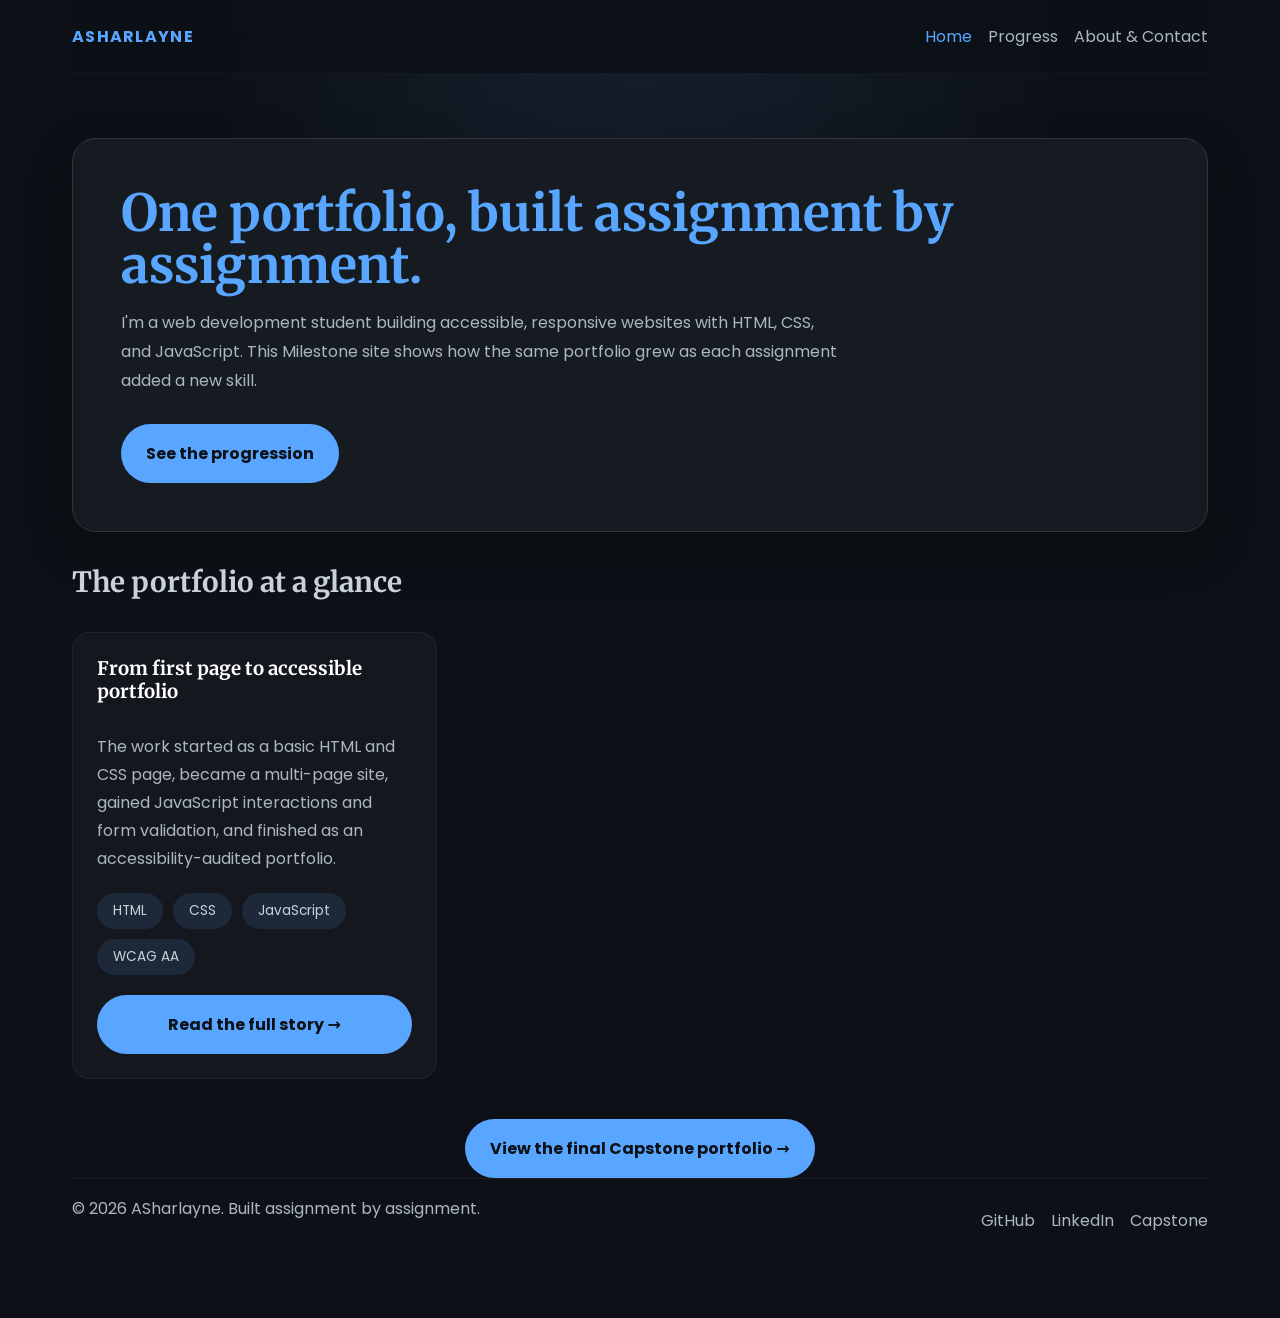
<file: index.html>
<!DOCTYPE html>
<html lang="en">
<head>
    <meta charset="UTF-8">
    <meta name="viewport" content="width=device-width, initial-scale=1.0">
    <title>ASharlayne | Portfolio Progression</title>
    <link rel="stylesheet" href="css/styles.css">
</head>
<body>
    <a class="skip-link" href="#main">Skip to main content</a>
    <div class="site-wrapper">
        <header class="site-header">
            <nav class="header-nav" aria-label="Primary navigation">
                <a class="header-brand" href="index.html">ASharlayne</a>
                <div class="header-links">
                    <a href="index.html">Home</a>
                    <a href="pages/projects.html">Progress</a>
                    <a href="pages/about.html">About &amp; Contact</a>
                </div>
            </nav>
        </header>

        <main id="main" class="page">
            <section class="hero">
                <h1>One portfolio, built assignment by assignment.</h1>
                <p>I'm a web development student building accessible, responsive websites with HTML, CSS, and JavaScript. This Milestone site shows how the same portfolio grew as each assignment added a new skill.</p>
                <a href="pages/projects.html" class="cta-button">See the progression</a>
            </section>

            <section class="featured-projects" aria-labelledby="featured-heading">
                <h2 id="featured-heading">The portfolio at a glance</h2>
                <article class="project-card">
                    <h3>From first page to accessible portfolio</h3>
                    <p>The work started as a basic HTML and CSS page, became a multi-page site, gained JavaScript interactions and form validation, and finished as an accessibility-audited portfolio.</p>
                    <div class="tech-tags">
                        <span class="tag">HTML</span>
                        <span class="tag">CSS</span>
                        <span class="tag">JavaScript</span>
                        <span class="tag">WCAG AA</span>
                    </div>
                    <a href="pages/project-detail.html" class="view-details">Read the full story &rarr;</a>
                </article>
                <div class="view-more">
                    <a href="https://asharlayne.github.io/Capstone/" class="view-all" target="_blank" rel="noopener noreferrer">View the final Capstone portfolio &rarr;</a>
                </div>
            </section>
        </main>

        <footer class="site-footer">
            <p>&copy; 2026 ASharlayne. Built assignment by assignment.</p>
            <div class="footer-links">
                <a href="https://github.com/ASharlayne" target="_blank" rel="noopener noreferrer">GitHub</a>
                <a href="https://www.linkedin.com/in/a-sharlayne-6aa98925b" target="_blank" rel="noopener noreferrer">LinkedIn</a>
                <a href="https://asharlayne.github.io/Capstone/" target="_blank" rel="noopener noreferrer">Capstone</a>
            </div>
        </footer>
    </div>
    <script src="scripts.js"></script>
</body>
</html>
</file>
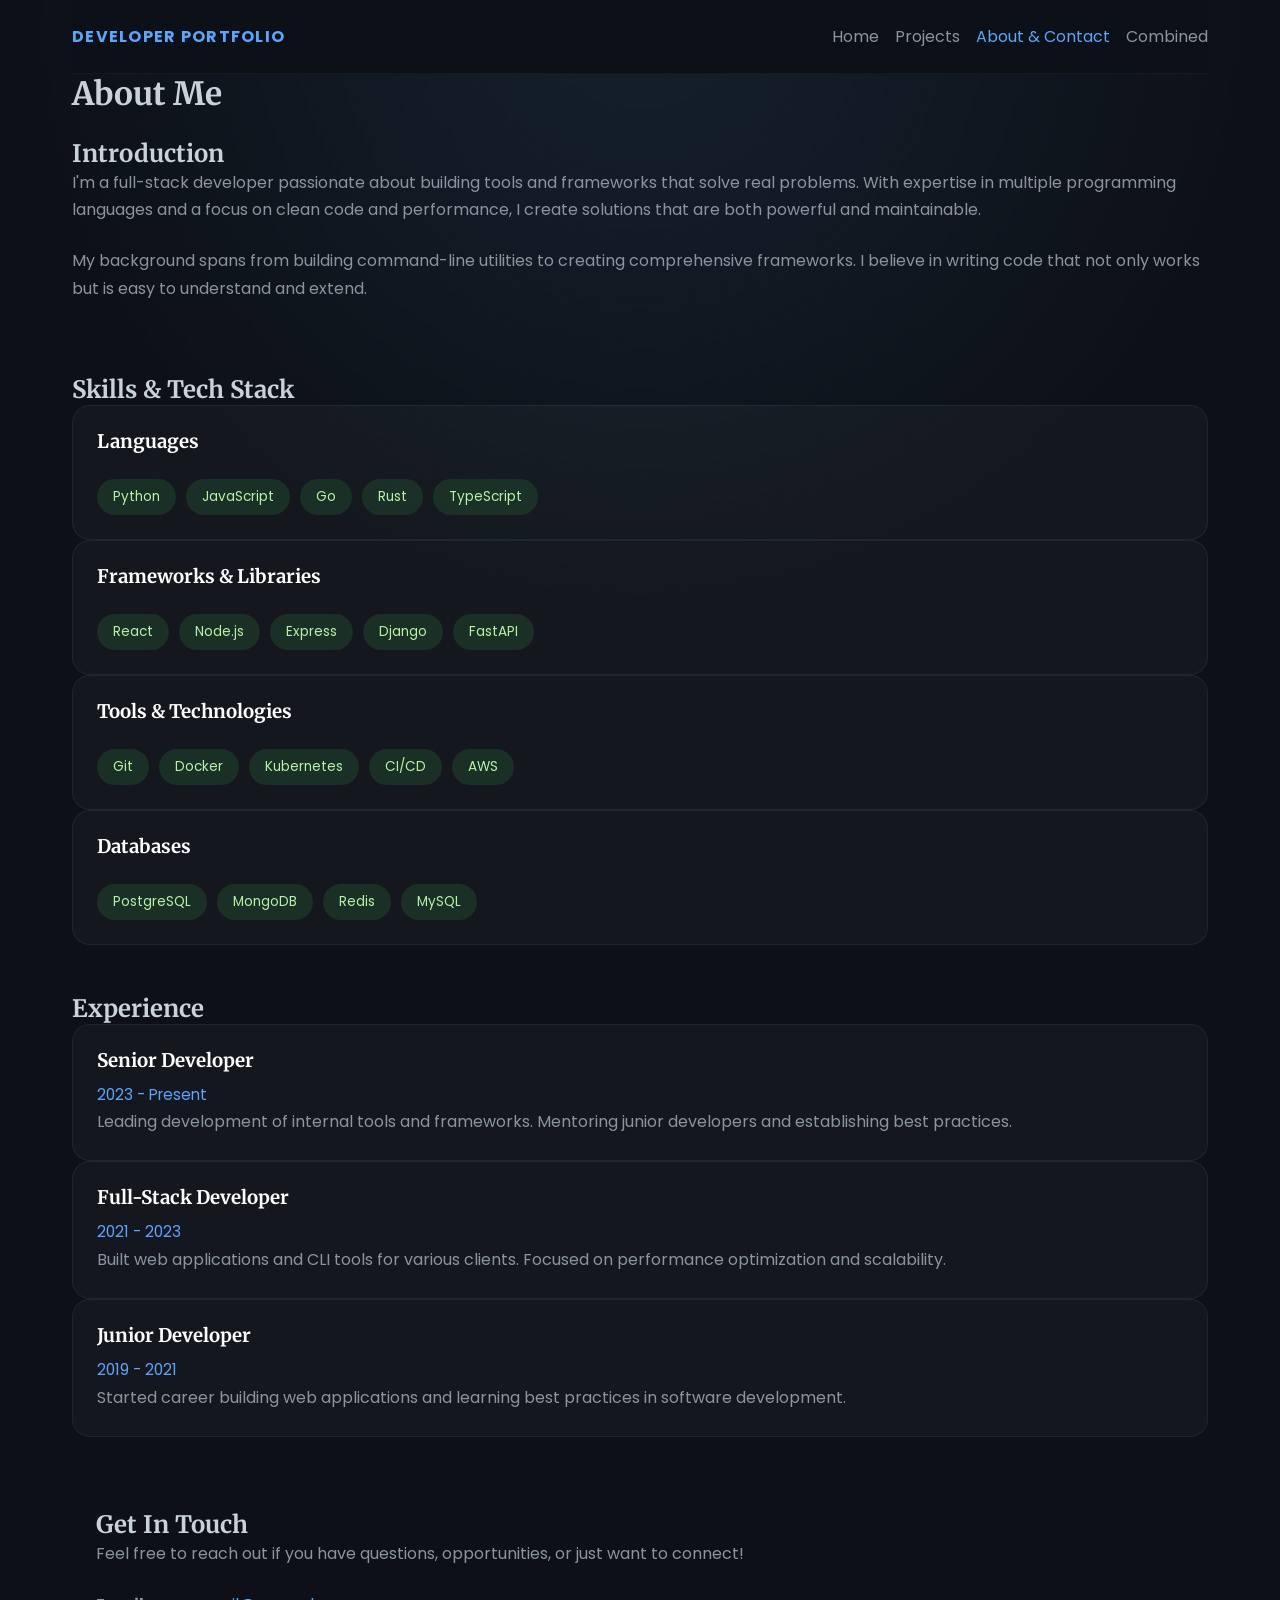
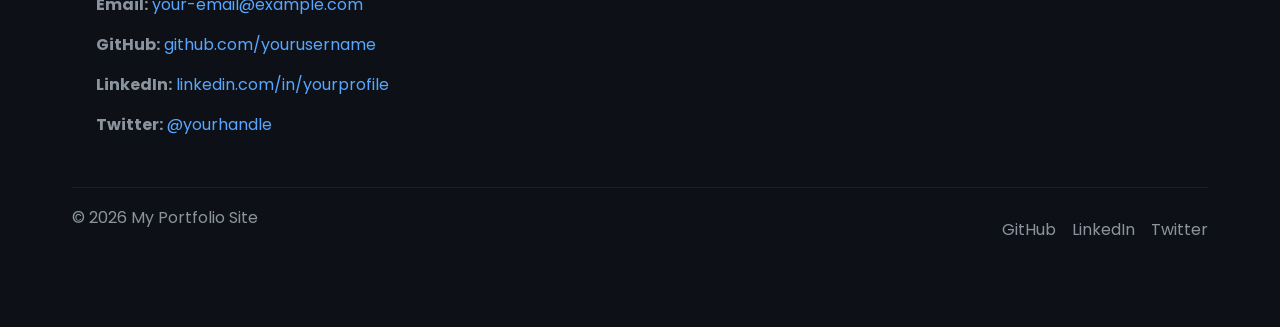
<file: about.html>
<!DOCTYPE html>
<html lang="en">
<head>
    <meta charset="UTF-8">
    <meta name="viewport" content="width=device-width, initial-scale=1.0">
    <title>About & Contact - My Portfolio</title>
    <link rel="stylesheet" href="styles.css">
</head>
<body>
    <div class="site-wrapper">

    <!-- Shared Navigation -->
    <header class="site-header">
        <nav class="header-nav" aria-label="Primary navigation">
            <span class="header-brand">Developer Portfolio</span>
            <div class="header-links">
                <a href="index.html">Home</a>
                <a href="projects.html">Projects</a>
                <a href="about.html">About & Contact</a>
                <a href="combined.html">Combined</a>
            </div>
        </nav>
    </header>

    <!-- Page Content -->
    <main class="page-main">
        <h1>About Me</h1>

        <!-- About Section -->
        <section class="about-section">
            <h2>Introduction</h2>
            <p>I'm a full-stack developer passionate about building tools and frameworks that solve real problems. With expertise in multiple programming languages and a focus on clean code and performance, I create solutions that are both powerful and maintainable.</p>
            <p>My background spans from building command-line utilities to creating comprehensive frameworks. I believe in writing code that not only works but is easy to understand and extend.</p>
        </section>

        <!-- Skills & Tech Stack Section -->
        <section class="skills-section">
            <h2>Skills & Tech Stack</h2>
            
            <article class="skill-category">
                <h3>Languages</h3>
                <div class="skill-list">
                    <span class="skill-tag">Python</span>
                    <span class="skill-tag">JavaScript</span>
                    <span class="skill-tag">Go</span>
                    <span class="skill-tag">Rust</span>
                    <span class="skill-tag">TypeScript</span>
                </div>
            </article>

            <article class="skill-category">
                <h3>Frameworks & Libraries</h3>
                <div class="skill-list">
                    <span class="skill-tag">React</span>
                    <span class="skill-tag">Node.js</span>
                    <span class="skill-tag">Express</span>
                    <span class="skill-tag">Django</span>
                    <span class="skill-tag">FastAPI</span>
                </div>
            </article>

            <article class="skill-category">
                <h3>Tools & Technologies</h3>
                <div class="skill-list">
                    <span class="skill-tag">Git</span>
                    <span class="skill-tag">Docker</span>
                    <span class="skill-tag">Kubernetes</span>
                    <span class="skill-tag">CI/CD</span>
                    <span class="skill-tag">AWS</span>
                </div>
            </article>

            <article class="skill-category">
                <h3>Databases</h3>
                <div class="skill-list">
                    <span class="skill-tag">PostgreSQL</span>
                    <span class="skill-tag">MongoDB</span>
                    <span class="skill-tag">Redis</span>
                    <span class="skill-tag">MySQL</span>
                </div>
            </article>
        </section>

        <!-- Experience Section -->
        <section class="experience-section">
            <h2>Experience</h2>
            
            <article class="experience-item">
                <h3>Senior Developer</h3>
                <p class="time-period">2023 - Present</p>
                <p>Leading development of internal tools and frameworks. Mentoring junior developers and establishing best practices.</p>
            </article>

            <article class="experience-item">
                <h3>Full-Stack Developer</h3>
                <p class="time-period">2021 - 2023</p>
                <p>Built web applications and CLI tools for various clients. Focused on performance optimization and scalability.</p>
            </article>

            <article class="experience-item">
                <h3>Junior Developer</h3>
                <p class="time-period">2019 - 2021</p>
                <p>Started career building web applications and learning best practices in software development.</p>
            </article>
        </section>

        <!-- Contact Section -->
        <section class="contact-section">
            <h2>Get In Touch</h2>
            <p>Feel free to reach out if you have questions, opportunities, or just want to connect!</p>
            
            <div class="contact-info">
                <p>
                    <strong>Email:</strong> 
                    <a href="mailto:your-email@example.com">your-email@example.com</a>
                </p>
                <p>
                    <strong>GitHub:</strong> 
                    <a href="https://github.com/yourusername" target="_blank">github.com/yourusername</a>
                </p>
                <p>
                    <strong>LinkedIn:</strong> 
                    <a href="https://linkedin.com/in/yourprofile" target="_blank">linkedin.com/in/yourprofile</a>
                </p>
                <p>
                    <strong>Twitter:</strong> 
                    <a href="https://twitter.com/yourhandle" target="_blank">@yourhandle</a>
                </p>
            </div>
        </section>
    </main>

    <!-- Footer Element -->
    <footer class="site-footer">
        <p>&copy; 2026 My Portfolio Site</p>
        <div class="footer-links">
            <a href="https://github.com" target="_blank">GitHub</a>
            <a href="https://linkedin.com" target="_blank">LinkedIn</a>
            <a href="https://twitter.com" target="_blank">Twitter</a>
        </div>
    </footer>
    </div>
    <script src="scripts.js"></script>
</body>
</html>
</file>
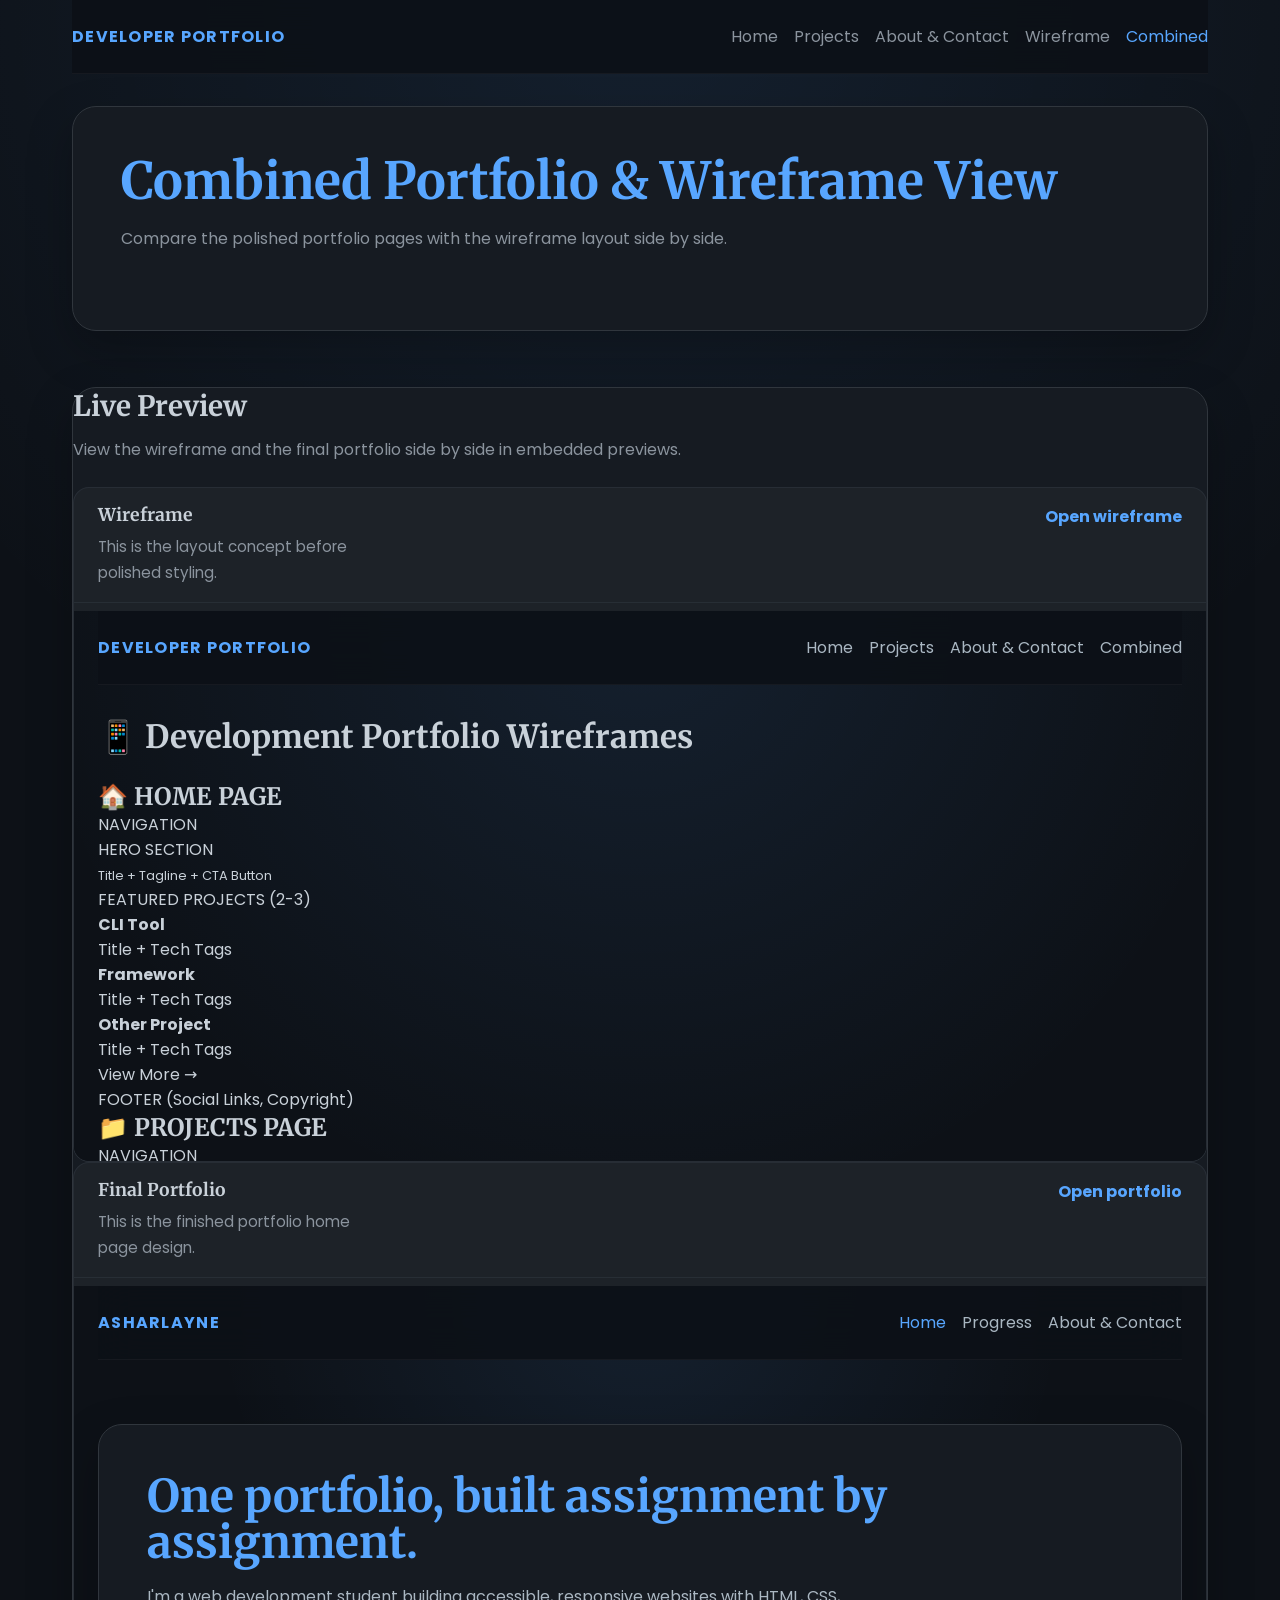
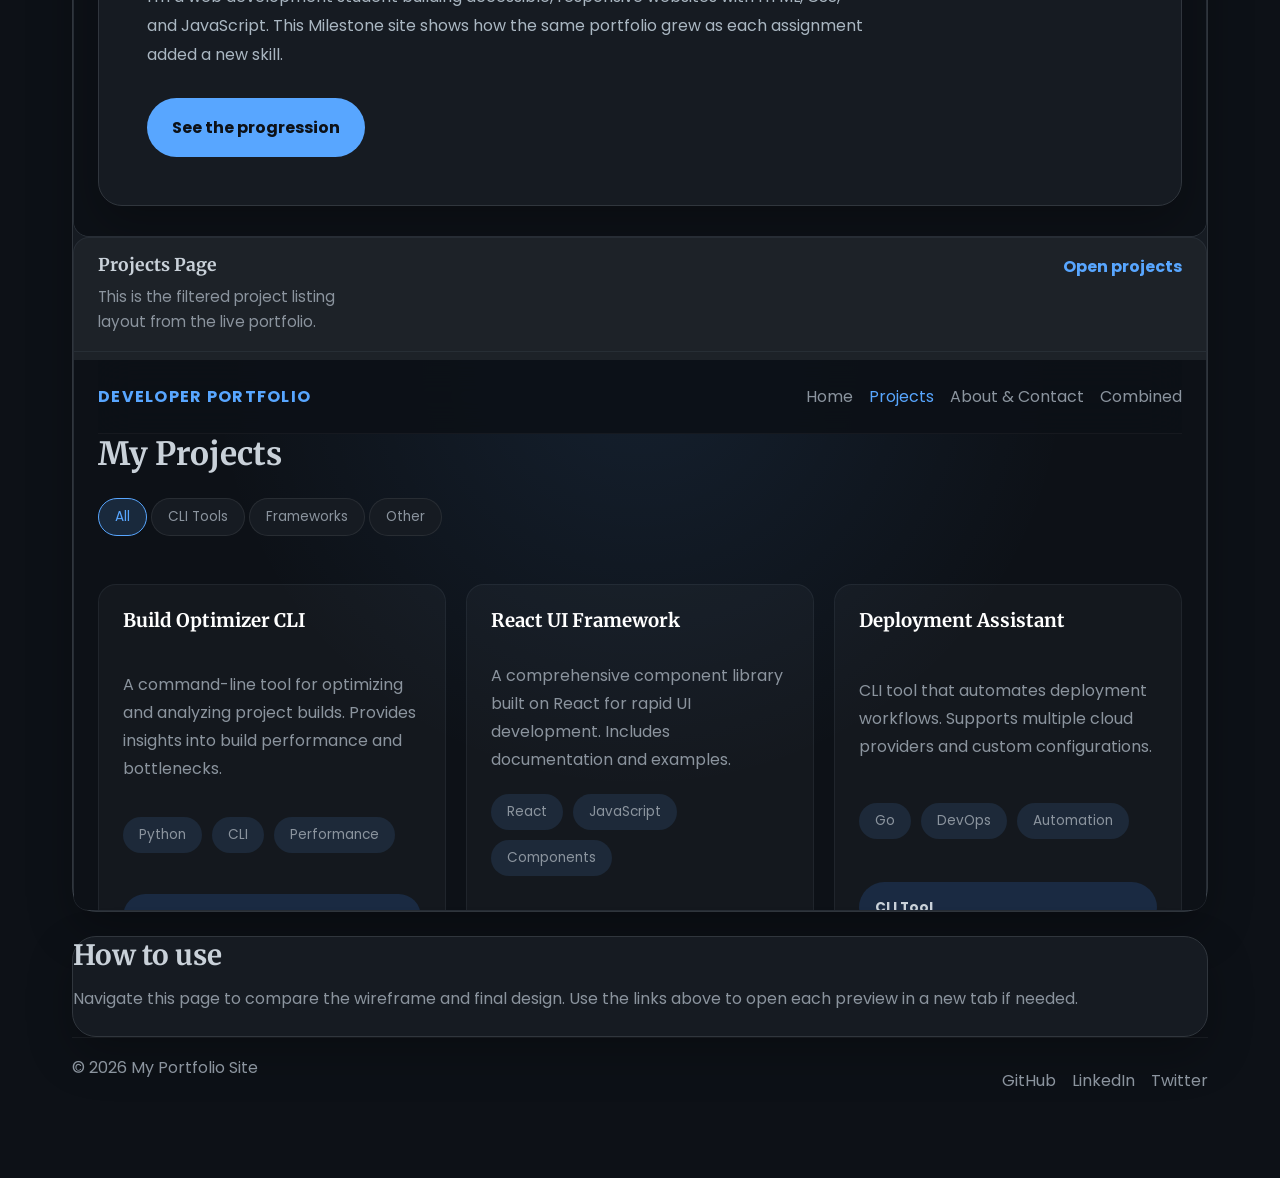
<file: combined.html>
<!DOCTYPE html>
<html lang="en">
<head>
    <meta charset="UTF-8">
    <meta name="viewport" content="width=device-width, initial-scale=1.0">
    <title>Combined Portfolio & Wireframe View</title>
    <link rel="stylesheet" href="styles.css">
</head>
<body>
    <div class="site-wrapper">
        <header class="site-header" aria-label="Primary navigation">
            <nav class="header-nav">
                <span class="header-brand">Developer Portfolio</span>
                <div class="header-links">
                    <a href="index.html">Home</a>
                    <a href="projects.html">Projects</a>
                    <a href="about.html">About & Contact</a>
                    <a href="wireframe.html">Wireframe</a>
                    <a href="combined.html">Combined</a>
                </div>
            </nav>
        </header>

        <main class="page-main">
            <section class="hero">
                <h1>Combined Portfolio & Wireframe View</h1>
                <p>Compare the polished portfolio pages with the wireframe layout side by side.</p>
            </section>

            <section class="section-block">
                <h2 class="section-title">Live Preview</h2>
                <p>View the wireframe and the final portfolio side by side in embedded previews.</p>
                <div class="iframe-grid">
                    <div class="preview-panel">
                        <div class="panel-heading">
                            <div>
                                <h3>Wireframe</h3>
                                <p class="preview-note">This is the layout concept before polished styling.</p>
                            </div>
                            <a href="wireframe.html" target="_blank">Open wireframe</a>
                        </div>
                        <iframe class="preview-frame" src="wireframe.html" title="Wireframe preview"></iframe>
                    </div>
                    <div class="preview-panel">
                        <div class="panel-heading">
                            <div>
                                <h3>Final Portfolio</h3>
                                <p class="preview-note">This is the finished portfolio home page design.</p>
                            </div>
                            <a href="index.html" target="_blank">Open portfolio</a>
                        </div>
                        <iframe class="preview-frame" src="index.html" title="Final portfolio preview"></iframe>
                    </div>
                    <div class="preview-panel">
                        <div class="panel-heading">
                            <div>
                                <h3>Projects Page</h3>
                                <p class="preview-note">This is the filtered project listing layout from the live portfolio.</p>
                            </div>
                            <a href="projects.html" target="_blank">Open projects</a>
                        </div>
                        <iframe class="preview-frame" src="projects.html" title="Projects page preview"></iframe>
                    </div>
                </div>
            </section>

            <section class="section-block">
                <h2 class="section-title">How to use</h2>
                <p>Navigate this page to compare the wireframe and final design. Use the links above to open each preview in a new tab if needed.</p>
            </section>
        </main>

        <footer class="site-footer">
            <p>&copy; 2026 My Portfolio Site</p>
            <div class="footer-links">
                <a href="https://github.com" target="_blank">GitHub</a>
                <a href="https://linkedin.com" target="_blank">LinkedIn</a>
                <a href="https://twitter.com" target="_blank">Twitter</a>
            </div>
        </footer>
    </div>
    <script src="scripts.js"></script>
</body>
</html>
</file>
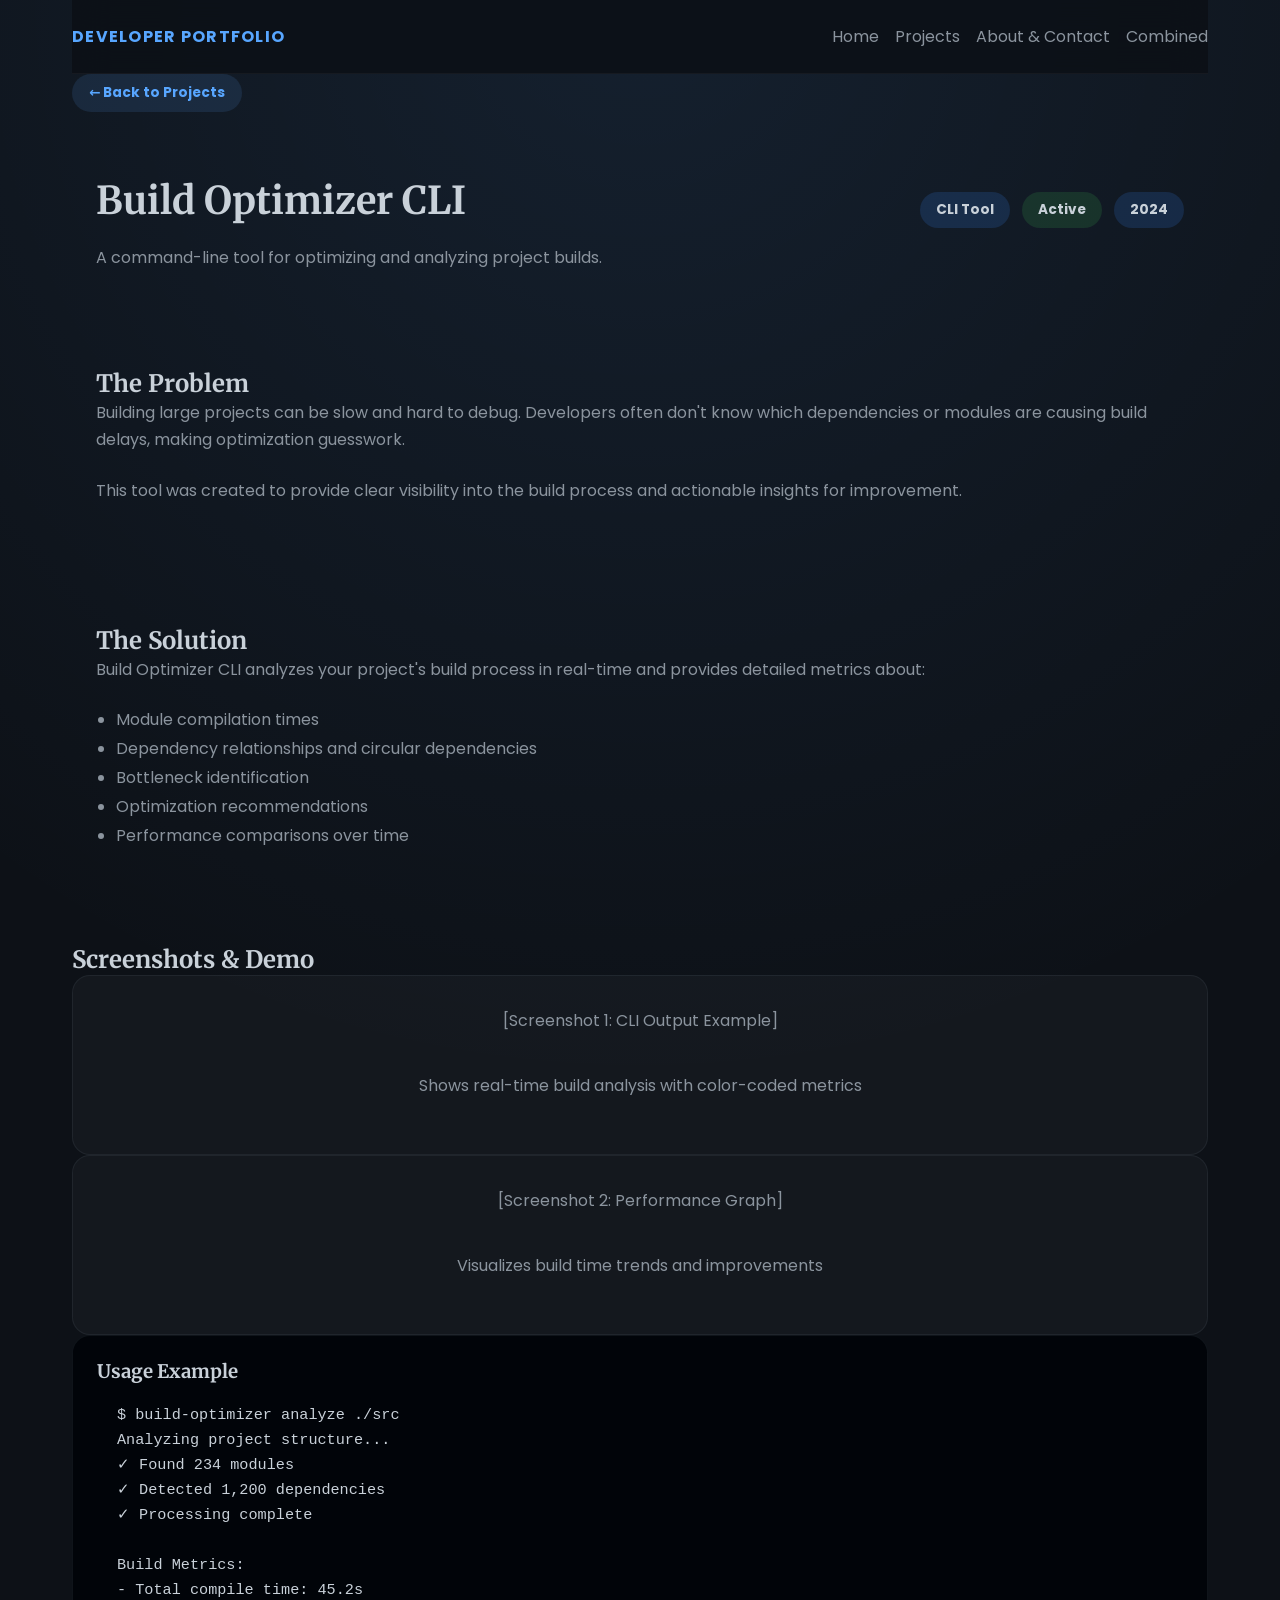
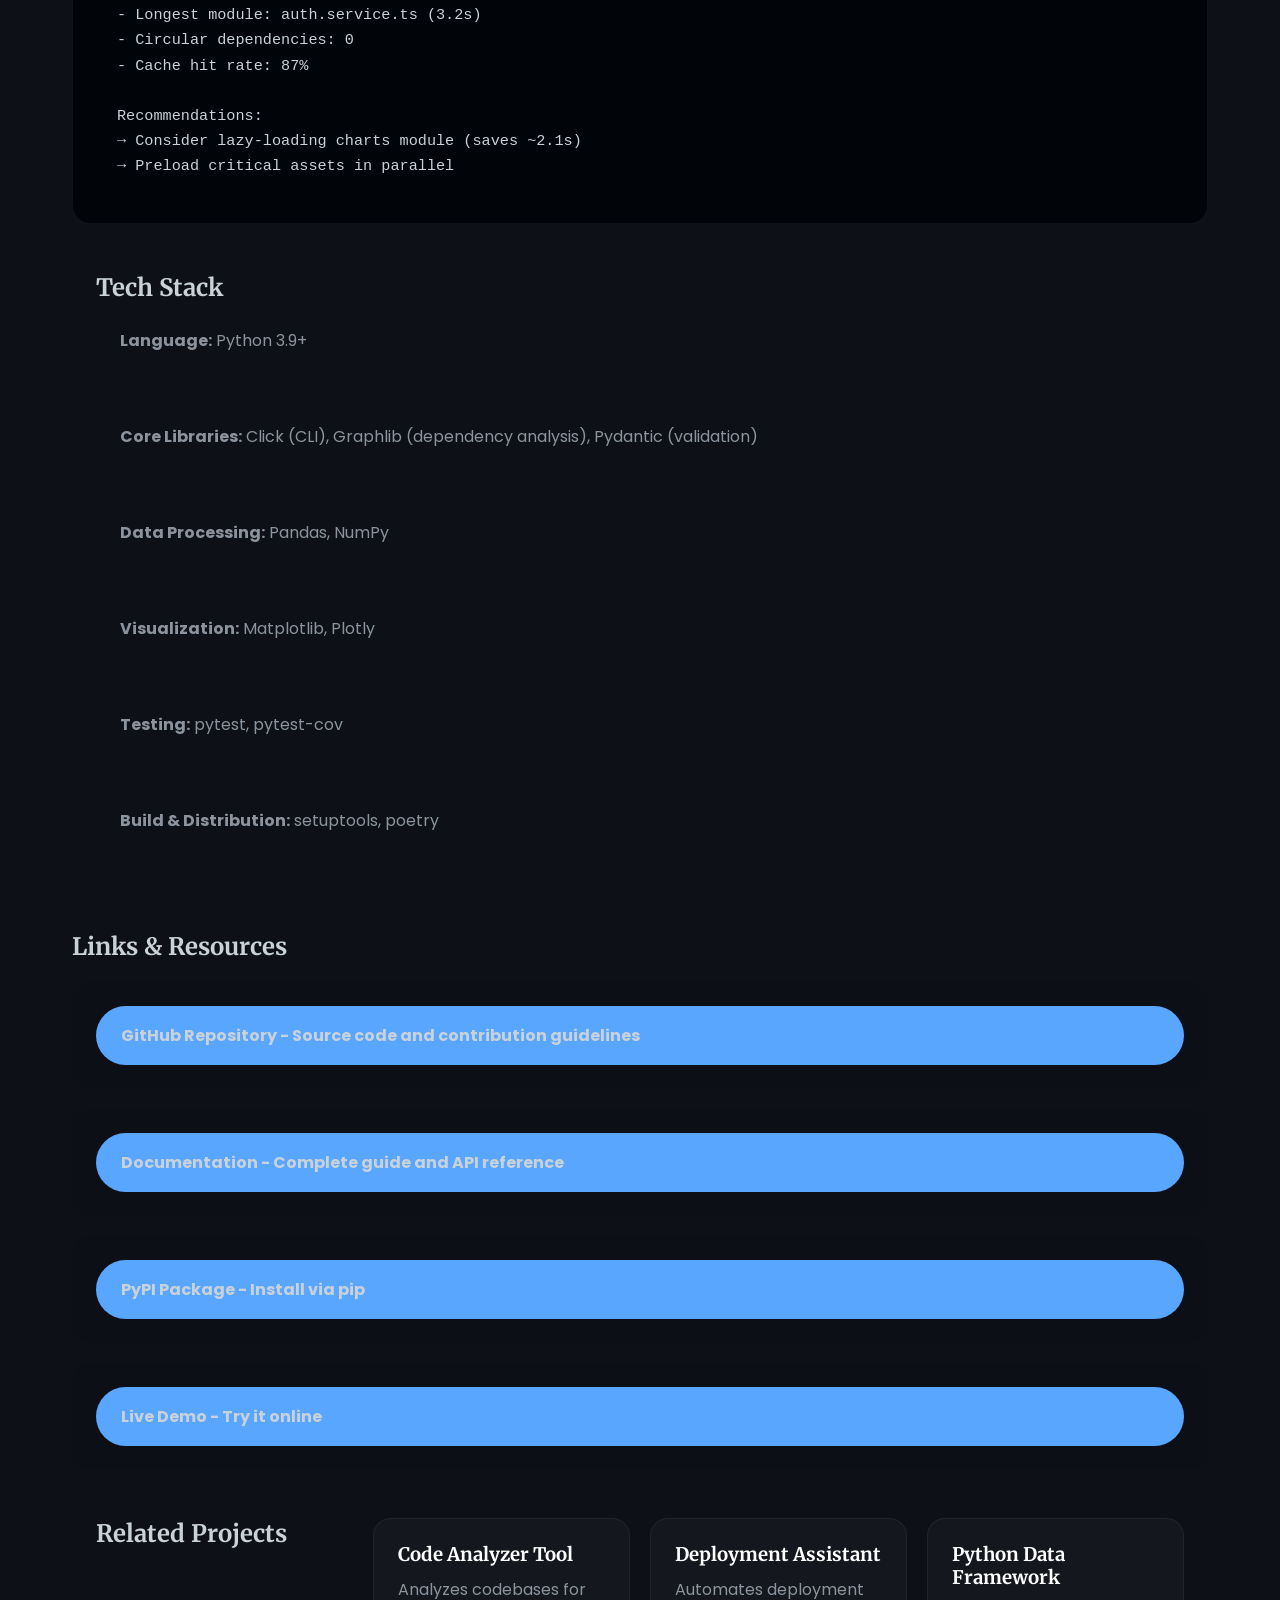
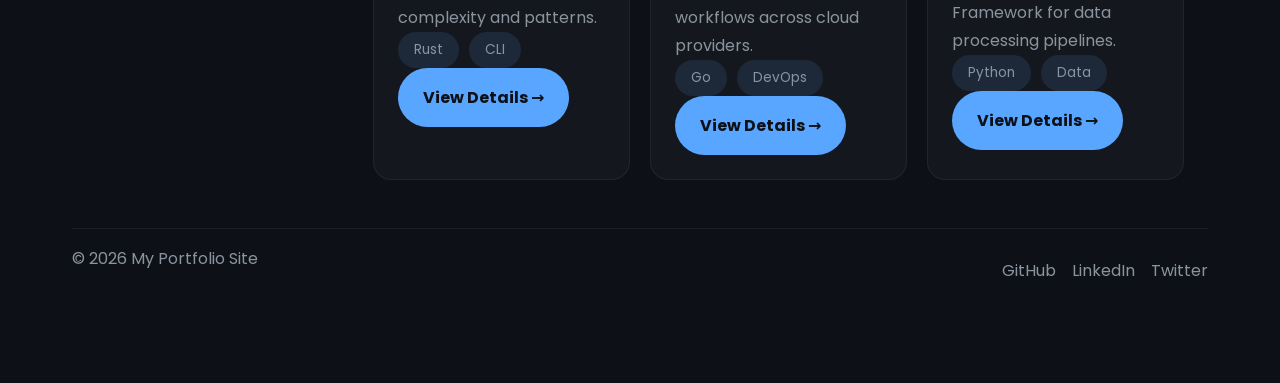
<file: project-detail.html>
<!DOCTYPE html>
<html lang="en">
<head>
    <meta charset="UTF-8">
    <meta name="viewport" content="width=device-width, initial-scale=1.0">
    <title>Project Details - My Portfolio</title>
    <link rel="stylesheet" href="styles.css">
</head>
<body>
    <div class="site-wrapper">

    <!-- Shared Navigation -->
    <header class="site-header">
        <nav class="header-nav" aria-label="Primary navigation">
            <span class="header-brand">Developer Portfolio</span>
            <div class="header-links">
                <a href="index.html">Home</a>
                <a href="projects.html">Projects</a>
                <a href="about.html">About & Contact</a>
                <a href="combined.html">Combined</a>
            </div>
        </nav>
    </header>

    <!-- Page Content -->
    <main class="page-main">
        <!-- Back Button -->
        <nav class="breadcrumb">
            <a href="projects.html">← Back to Projects</a>
        </nav>

        <!-- Project Hero -->
        <section class="project-hero">
            <div class="project-header">
                <h1>Build Optimizer CLI</h1>
                <div class="project-metadata">
                    <span class="category-badge">CLI Tool</span>
                    <span class="status-badge">Active</span>
                    <span class="year">2024</span>
                </div>
            </div>
            <p class="project-tagline">A command-line tool for optimizing and analyzing project builds.</p>
        </section>

        <!-- Problem Statement -->
        <section class="problem-statement">
            <h2>The Problem</h2>
            <p>Building large projects can be slow and hard to debug. Developers often don't know which dependencies or modules are causing build delays, making optimization guesswork.</p>
            <p>This tool was created to provide clear visibility into the build process and actionable insights for improvement.</p>
        </section>

        <!-- Solution & Features -->
        <section class="solution-section">
            <h2>The Solution</h2>
            <p>Build Optimizer CLI analyzes your project's build process in real-time and provides detailed metrics about:</p>
            <ul>
                <li>Module compilation times</li>
                <li>Dependency relationships and circular dependencies</li>
                <li>Bottleneck identification</li>
                <li>Optimization recommendations</li>
                <li>Performance comparisons over time</li>
            </ul>
        </section>

        <!-- Visual Content / Screenshots -->
        <section class="visual-content">
            <h2>Screenshots & Demo</h2>
            <div class="screenshot-placeholder">
                <p>[Screenshot 1: CLI Output Example]</p>
                <p>Shows real-time build analysis with color-coded metrics</p>
            </div>
            <div class="screenshot-placeholder">
                <p>[Screenshot 2: Performance Graph]</p>
                <p>Visualizes build time trends and improvements</p>
            </div>
            <div class="code-snippet">
                <h3>Usage Example</h3>
                <pre><code>$ build-optimizer analyze ./src
Analyzing project structure...
✓ Found 234 modules
✓ Detected 1,200 dependencies
✓ Processing complete

Build Metrics:
- Total compile time: 45.2s
- Longest module: auth.service.ts (3.2s)
- Circular dependencies: 0
- Cache hit rate: 87%

Recommendations:
→ Consider lazy-loading charts module (saves ~2.1s)
→ Preload critical assets in parallel</code></pre>
            </div>
        </section>

        <!-- Tech Stack -->
        <section class="tech-stack-section">
            <h2>Tech Stack</h2>
            <div class="tech-stack-list">
                <div class="tech-item">
                    <strong>Language:</strong> Python 3.9+
                </div>
                <div class="tech-item">
                    <strong>Core Libraries:</strong> Click (CLI), Graphlib (dependency analysis), Pydantic (validation)
                </div>
                <div class="tech-item">
                    <strong>Data Processing:</strong> Pandas, NumPy
                </div>
                <div class="tech-item">
                    <strong>Visualization:</strong> Matplotlib, Plotly
                </div>
                <div class="tech-item">
                    <strong>Testing:</strong> pytest, pytest-cov
                </div>
                <div class="tech-item">
                    <strong>Build & Distribution:</strong> setuptools, poetry
                </div>
            </div>
        </section>

        <!-- Project Links -->
        <section class="project-links">
            <h2>Links & Resources</h2>
            <div class="link-group">
                <a href="https://github.com/username/build-optimizer" target="_blank" class="project-link">
                    <strong>GitHub Repository</strong> - Source code and contribution guidelines
                </a>
            </div>
            <div class="link-group">
                <a href="https://build-optimizer-docs.example.com" target="_blank" class="project-link">
                    <strong>Documentation</strong> - Complete guide and API reference
                </a>
            </div>
            <div class="link-group">
                <a href="https://pypi.org/project/build-optimizer" target="_blank" class="project-link">
                    <strong>PyPI Package</strong> - Install via pip
                </a>
            </div>
            <div class="link-group">
                <a href="https://demo.build-optimizer.example.com" target="_blank" class="project-link">
                    <strong>Live Demo</strong> - Try it online
                </a>
            </div>
        </section>

        <!-- Related Projects -->
        <section class="related-projects">
            <h2>Related Projects</h2>
            
            <article class="related-project-card">
                <h3>Code Analyzer Tool</h3>
                <p>Analyzes codebases for complexity and patterns.</p>
                <div class="tech-tags">
                    <span class="tag">Rust</span>
                    <span class="tag">CLI</span>
                </div>
                <a href="project-detail.html?project=code-analyzer" class="view-details">View Details →</a>
            </article>

            <article class="related-project-card">
                <h3>Deployment Assistant</h3>
                <p>Automates deployment workflows across cloud providers.</p>
                <div class="tech-tags">
                    <span class="tag">Go</span>
                    <span class="tag">DevOps</span>
                </div>
                <a href="project-detail.html?project=deploy-assistant" class="view-details">View Details →</a>
            </article>

            <article class="related-project-card">
                <h3>Python Data Framework</h3>
                <p>Framework for data processing pipelines.</p>
                <div class="tech-tags">
                    <span class="tag">Python</span>
                    <span class="tag">Data</span>
                </div>
                <a href="project-detail.html?project=data-framework" class="view-details">View Details →</a>
            </article>
        </section>
    </main>

    <!-- Footer Element -->
    <footer class="site-footer">
        <p>&copy; 2026 My Portfolio Site</p>
        <div class="footer-links">
            <a href="https://github.com" target="_blank">GitHub</a>
            <a href="https://linkedin.com" target="_blank">LinkedIn</a>
            <a href="https://twitter.com" target="_blank">Twitter</a>
        </div>
    </footer>
    </div>
    <script src="scripts.js"></script>
</body>
</html>
</file>
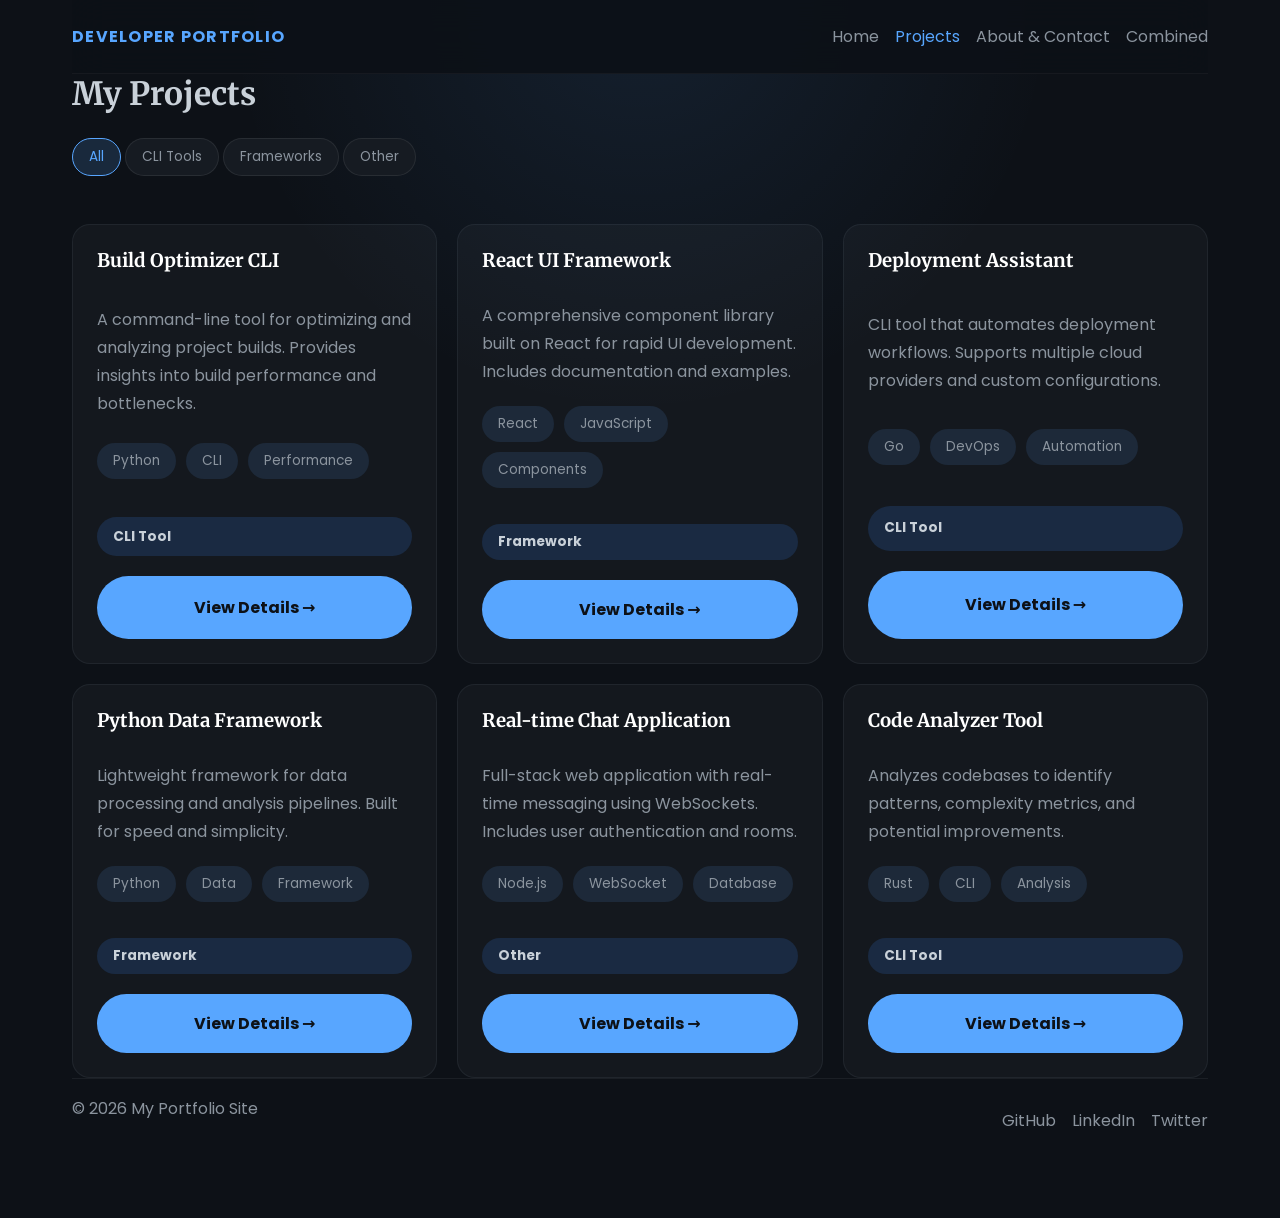
<file: projects.html>
<!DOCTYPE html>
<html lang="en">
<head>
    <meta charset="UTF-8">
    <meta name="viewport" content="width=device-width, initial-scale=1.0">
    <title>Projects - My Portfolio</title>
    <link rel="stylesheet" href="styles.css">
</head>
<body>
    <div class="site-wrapper">

    <!-- Shared Navigation -->
    <header class="site-header">
        <nav class="header-nav" aria-label="Primary navigation">
            <span class="header-brand">Developer Portfolio</span>
            <div class="header-links">
                <a href="index.html">Home</a>
                <a href="projects.html">Projects</a>
                <a href="about.html">About & Contact</a>
                <a href="combined.html">Combined</a>
            </div>
        </nav>
    </header>

    <!-- Page Content -->
    <main class="page-main">
        <h1>My Projects</h1>
        
        <!-- Project Filters -->
        <section class="filters">
            <button class="filter-btn active" data-filter="all">All</button>
            <button class="filter-btn" data-filter="cli-tools">CLI Tools</button>
            <button class="filter-btn" data-filter="frameworks">Frameworks</button>
            <button class="filter-btn" data-filter="other">Other</button>
        </section>

        <!-- Projects Grid -->
        <section class="projects-grid">
            
            <article class="project-card" data-category="cli-tools">
                <h3>Build Optimizer CLI</h3>
                <p>A command-line tool for optimizing and analyzing project builds. Provides insights into build performance and bottlenecks.</p>
                <div class="tech-tags">
                    <span class="tag">Python</span>
                    <span class="tag">CLI</span>
                    <span class="tag">Performance</span>
                </div>
                <div class="category-badge">CLI Tool</div>
                <a href="project-detail.html?project=build-optimizer" class="view-details">View Details →</a>
            </article>

            <article class="project-card" data-category="frameworks">
                <h3>React UI Framework</h3>
                <p>A comprehensive component library built on React for rapid UI development. Includes documentation and examples.</p>
                <div class="tech-tags">
                    <span class="tag">React</span>
                    <span class="tag">JavaScript</span>
                    <span class="tag">Components</span>
                </div>
                <div class="category-badge">Framework</div>
                <a href="project-detail.html?project=react-ui" class="view-details">View Details →</a>
            </article>

            <article class="project-card" data-category="cli-tools">
                <h3>Deployment Assistant</h3>
                <p>CLI tool that automates deployment workflows. Supports multiple cloud providers and custom configurations.</p>
                <div class="tech-tags">
                    <span class="tag">Go</span>
                    <span class="tag">DevOps</span>
                    <span class="tag">Automation</span>
                </div>
                <div class="category-badge">CLI Tool</div>
                <a href="project-detail.html?project=deploy-assistant" class="view-details">View Details →</a>
            </article>

            <article class="project-card" data-category="frameworks">
                <h3>Python Data Framework</h3>
                <p>Lightweight framework for data processing and analysis pipelines. Built for speed and simplicity.</p>
                <div class="tech-tags">
                    <span class="tag">Python</span>
                    <span class="tag">Data</span>
                    <span class="tag">Framework</span>
                </div>
                <div class="category-badge">Framework</div>
                <a href="project-detail.html?project=data-framework" class="view-details">View Details →</a>
            </article>

            <article class="project-card" data-category="other">
                <h3>Real-time Chat Application</h3>
                <p>Full-stack web application with real-time messaging using WebSockets. Includes user authentication and rooms.</p>
                <div class="tech-tags">
                    <span class="tag">Node.js</span>
                    <span class="tag">WebSocket</span>
                    <span class="tag">Database</span>
                </div>
                <div class="category-badge">Other</div>
                <a href="project-detail.html?project=chat-app" class="view-details">View Details →</a>
            </article>

            <article class="project-card" data-category="cli-tools">
                <h3>Code Analyzer Tool</h3>
                <p>Analyzes codebases to identify patterns, complexity metrics, and potential improvements.</p>
                <div class="tech-tags">
                    <span class="tag">Rust</span>
                    <span class="tag">CLI</span>
                    <span class="tag">Analysis</span>
                </div>
                <div class="category-badge">CLI Tool</div>
                <a href="project-detail.html?project=code-analyzer" class="view-details">View Details →</a>
            </article>

        </section>
    </main>

    <!-- Footer Element -->
    <footer class="site-footer">
        <p>&copy; 2026 My Portfolio Site</p>
        <div class="footer-links">
            <a href="https://github.com" target="_blank">GitHub</a>
            <a href="https://linkedin.com" target="_blank">LinkedIn</a>
            <a href="https://twitter.com" target="_blank">Twitter</a>
        </div>
    </footer>
    </div>
    <script src="scripts.js"></script>
</body>
</html>
</file>
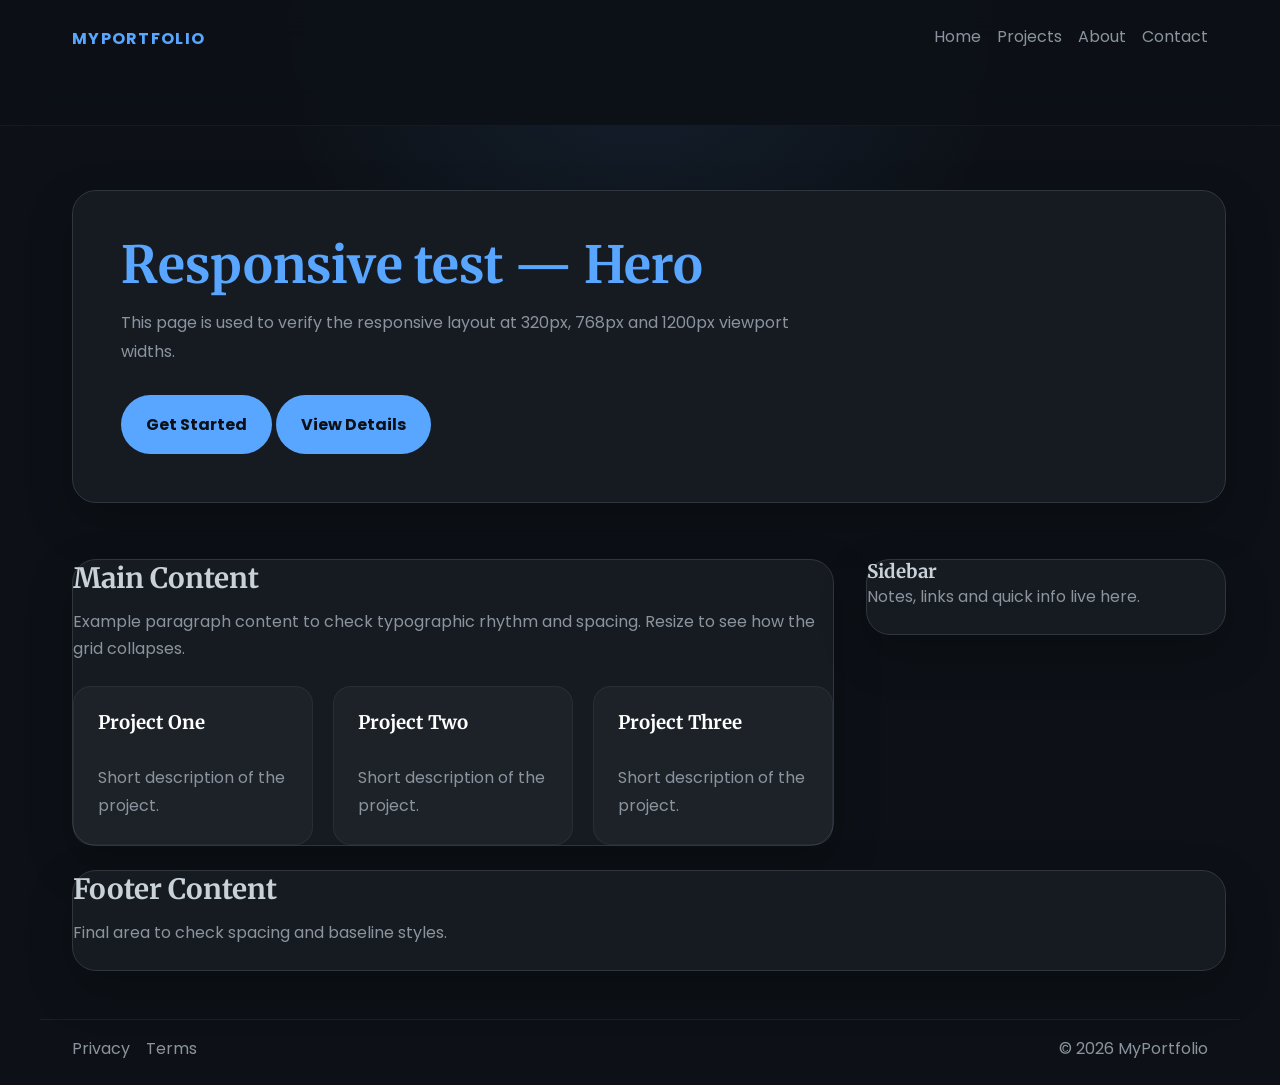
<file: responsive-test.html>
<!doctype html>
<html lang="en">
<head>
  <meta charset="utf-8" />
  <meta name="viewport" content="width=device-width, initial-scale=1" />
  <title>Responsive Test</title>
  <link rel="stylesheet" href="styles.css">
</head>
<body>
  <header class="site-header">
    <div class="site-wrapper header-nav">
      <div class="header-brand">MyPortfolio</div>
      <nav class="header-links">
        <ul>
          <li><a href="#">Home</a></li>
          <li><a href="#">Projects</a></li>
          <li><a href="#">About</a></li>
          <li><a href="#">Contact</a></li>
        </ul>
      </nav>
    </div>
  </header>

  <main id="main" class="site-wrapper page-main">
    <section class="hero">
      <h1>Responsive test — Hero</h1>
      <p>This page is used to verify the responsive layout at 320px, 768px and 1200px viewport widths.</p>
      <div class="cta-row">
        <a class="cta-button" href="#">Get Started</a>
        <a class="view-details" href="#">View Details</a>
      </div>
    </section>

    <section class="two-column">
      <main class="content">
        <article class="section-block">
          <h2 class="section-title">Main Content</h2>
          <p>Example paragraph content to check typographic rhythm and spacing. Resize to see how the grid collapses.</p>

          <div class="projects-grid">
            <div class="project-card">
              <h3>Project One</h3>
              <p class="text-muted">Short description of the project.</p>
            </div>
            <div class="project-card">
              <h3>Project Two</h3>
              <p class="text-muted">Short description of the project.</p>
            </div>
            <div class="project-card">
              <h3>Project Three</h3>
              <p class="text-muted">Short description of the project.</p>
            </div>
          </div>
        </article>
      </main>

      <aside class="sidebar">
        <div class="section-block">
          <h3>Sidebar</h3>
          <p class="text-muted">Notes, links and quick info live here.</p>
        </div>
      </aside>
    </section>

    <section class="section-block">
      <h2 class="section-title">Footer Content</h2>
      <p>Final area to check spacing and baseline styles.</p>
    </section>
  </main>

  <footer class="site-footer site-wrapper">
    <div class="footer-links">
      <a href="#">Privacy</a>
      <a href="#">Terms</a>
    </div>
    <div class="text-muted">© 2026 MyPortfolio</div>
  </footer>
</body>
</html>
</file>
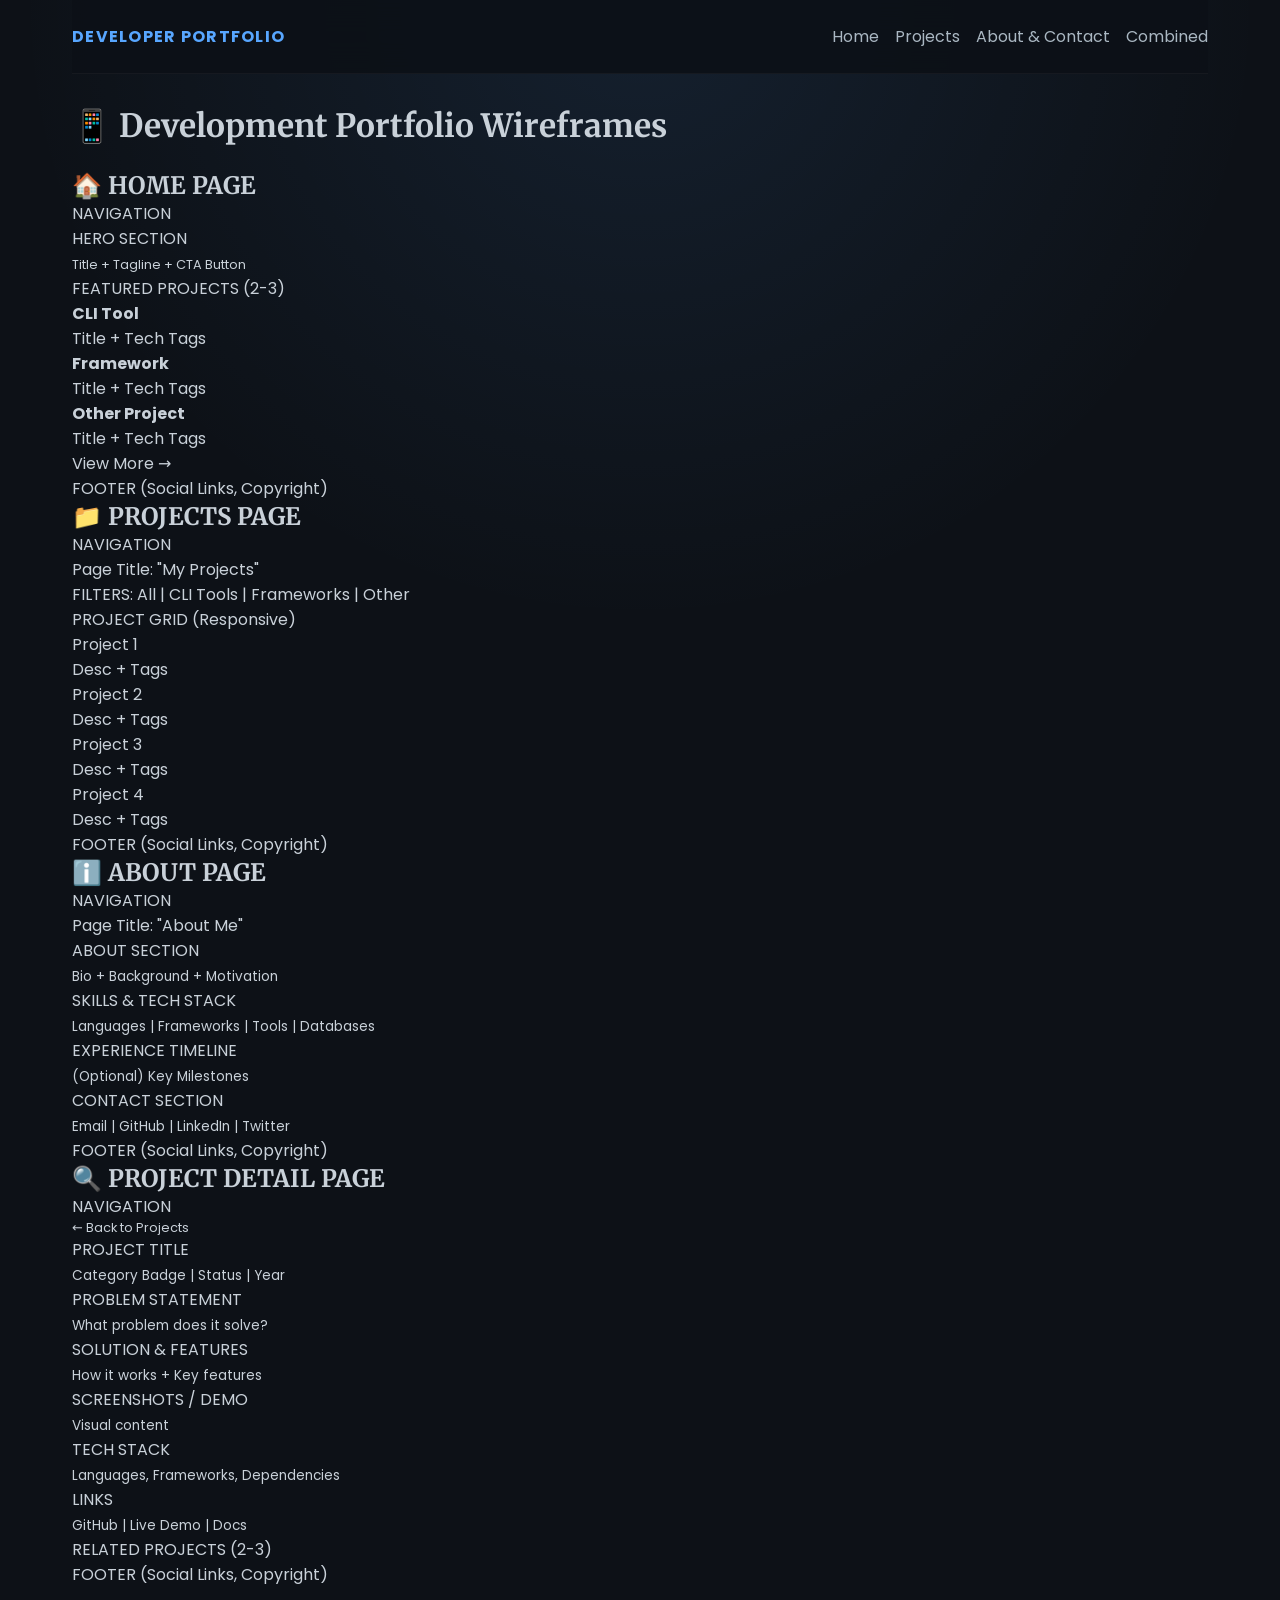
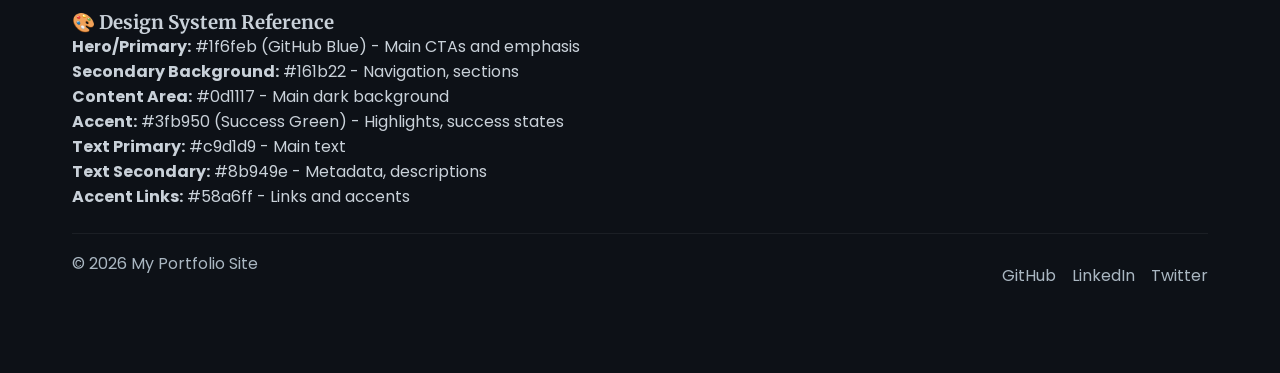
<file: wireframe.html>
<!DOCTYPE html>
<html lang="en">
<head>
    <meta charset="UTF-8">
    <meta name="viewport" content="width=device-width, initial-scale=1.0">
    <title>Development Portfolio Wireframes</title>
    <link rel="stylesheet" href="css/styles.css">
</head>
<body>
    <div class="site-wrapper">
        <header class="site-header" aria-label="Primary navigation">
            <nav class="header-nav">
                <span class="header-brand">Developer Portfolio</span>
                <div class="header-links">
                    <a href="index.html">Home</a>
                    <a href="pages/projects.html">Projects</a>
                    <a href="pages/about.html">About & Contact</a>
                    <a href="pages/combined.html">Combined</a>
                </div>
            </nav>
        </header>
        <main id="main" class="page-main">
        <h1>📱 Development Portfolio Wireframes</h1>
        
        <div class="wireframes-grid">
            <!-- HOME PAGE -->
            <div class="wireframe">
                <h2>🏠 HOME PAGE</h2>
                
                <div class="wf-section wf-header">NAVIGATION</div>
                
                <div class="wf-section wf-hero">
                    HERO SECTION<br>
                    <span style="font-size: 0.8em;">Title + Tagline + CTA Button</span>
                </div>
                
                <div class="wf-section wf-main">FEATURED PROJECTS (2-3)</div>
                
                <div class="wf-grid">
                    <div class="wf-card">
                        <strong>CLI Tool</strong><br>
                        Title + Tech Tags
                    </div>
                    <div class="wf-card">
                        <strong>Framework</strong><br>
                        Title + Tech Tags
                    </div>
                    <div class="wf-card">
                        <strong>Other Project</strong><br>
                        Title + Tech Tags
                    </div>
                    <div class="wf-card">
                        View More →
                    </div>
                </div>
                
                <div class="wf-section wf-footer">FOOTER (Social Links, Copyright)</div>
            </div>
            
            <!-- PROJECTS PAGE -->
            <div class="wireframe">
                <h2>📁 PROJECTS PAGE</h2>
                
                <div class="wf-section wf-header">NAVIGATION</div>
                
                <div class="wf-section">Page Title: "My Projects"</div>
                
                <div class="wf-section wf-nav">
                    FILTERS: All | CLI Tools | Frameworks | Other
                </div>
                
                <div class="wf-section wf-main">PROJECT GRID (Responsive)</div>
                
                <div class="wf-grid">
                    <div class="wf-card">
                        Project 1<br>
                        Desc + Tags
                    </div>
                    <div class="wf-card">
                        Project 2<br>
                        Desc + Tags
                    </div>
                    <div class="wf-card">
                        Project 3<br>
                        Desc + Tags
                    </div>
                    <div class="wf-card">
                        Project 4<br>
                        Desc + Tags
                    </div>
                </div>
                
                <div class="wf-section wf-footer">FOOTER (Social Links, Copyright)</div>
            </div>
            
            <!-- ABOUT PAGE -->
            <div class="wireframe">
                <h2>ℹ️ ABOUT PAGE</h2>
                
                <div class="wf-section wf-header">NAVIGATION</div>
                
                <div class="wf-section">Page Title: "About Me"</div>
                
                <div class="wf-section">
                    ABOUT SECTION<br>
                    <span style="font-size: 0.85em;">Bio + Background + Motivation</span>
                </div>
                
                <div class="wf-section">
                    SKILLS & TECH STACK<br>
                    <span style="font-size: 0.85em;">Languages | Frameworks | Tools | Databases</span>
                </div>
                
                <div class="wf-section">
                    EXPERIENCE TIMELINE<br>
                    <span style="font-size: 0.85em;">(Optional) Key Milestones</span>
                </div>
                
                <div class="wf-section">
                    CONTACT SECTION<br>
                    <span style="font-size: 0.85em;">Email | GitHub | LinkedIn | Twitter</span>
                </div>
                
                <div class="wf-section wf-footer">FOOTER (Social Links, Copyright)</div>
            </div>
            
            <!-- PROJECT DETAIL PAGE -->
            <div class="wireframe">
                <h2>🔍 PROJECT DETAIL PAGE</h2>
                
                <div class="wf-section wf-header">NAVIGATION</div>
                
                <div class="wf-section" style="font-size: 0.8em;">← Back to Projects</div>
                
                <div class="wf-section wf-hero">
                    PROJECT TITLE<br>
                    <span style="font-size: 0.85em;">Category Badge | Status | Year</span>
                </div>
                
                <div class="wf-section">
                    PROBLEM STATEMENT<br>
                    <span style="font-size: 0.85em;">What problem does it solve?</span>
                </div>
                
                <div class="wf-section">
                    SOLUTION & FEATURES<br>
                    <span style="font-size: 0.85em;">How it works + Key features</span>
                </div>
                
                <div class="wf-section">
                    SCREENSHOTS / DEMO<br>
                    <span style="font-size: 0.85em;">Visual content</span>
                </div>
                
                <div class="wf-section">
                    TECH STACK<br>
                    <span style="font-size: 0.85em;">Languages, Frameworks, Dependencies</span>
                </div>
                
                <div class="wf-section">
                    LINKS<br>
                    <span style="font-size: 0.85em;">GitHub | Live Demo | Docs</span>
                </div>
                
                <div class="wf-section">
                    RELATED PROJECTS (2-3)
                </div>
                
                <div class="wf-section wf-footer">FOOTER (Social Links, Copyright)</div>
            </div>
        </div>
        
        <!-- LEGEND -->
        <div class="legend">
            <h3>🎨 Design System Reference</h3>
            <div class="legend-item">
                <div class="legend-box color-hero"></div>
                <span><strong>Hero/Primary:</strong> #1f6feb (GitHub Blue) - Main CTAs and emphasis</span>
            </div>
            <div class="legend-item">
                <div class="legend-box color-nav"></div>
                <span><strong>Secondary Background:</strong> #161b22 - Navigation, sections</span>
            </div>
            <div class="legend-item">
                <div class="legend-box color-content"></div>
                <span><strong>Content Area:</strong> #0d1117 - Main dark background</span>
            </div>
            <div class="legend-item">
                <div class="legend-box color-accent"></div>
                <span><strong>Accent:</strong> #3fb950 (Success Green) - Highlights, success states</span>
            </div>
            <div class="legend-item">
                <span><strong>Text Primary:</strong> #c9d1d9 - Main text</span>
            </div>
            <div class="legend-item">
                <span><strong>Text Secondary:</strong> #8b949e - Metadata, descriptions</span>
            </div>
            <div class="legend-item">
                <span><strong>Accent Links:</strong> #58a6ff - Links and accents</span>
            </div>
        </div>
        <footer class="site-footer">
            <p>&copy; 2026 My Portfolio Site</p>
            <div class="footer-links">
                <a href="https://github.com" target="_blank" rel="noopener noreferrer">GitHub</a>
                <a href="https://linkedin.com" target="_blank" rel="noopener noreferrer">LinkedIn</a>
                <a href="https://twitter.com" target="_blank" rel="noopener noreferrer">Twitter</a>
            </div>
        </footer>
    </main>
    </div>
    <script src="scripts.js"></script>
</body>
</html>
</file>
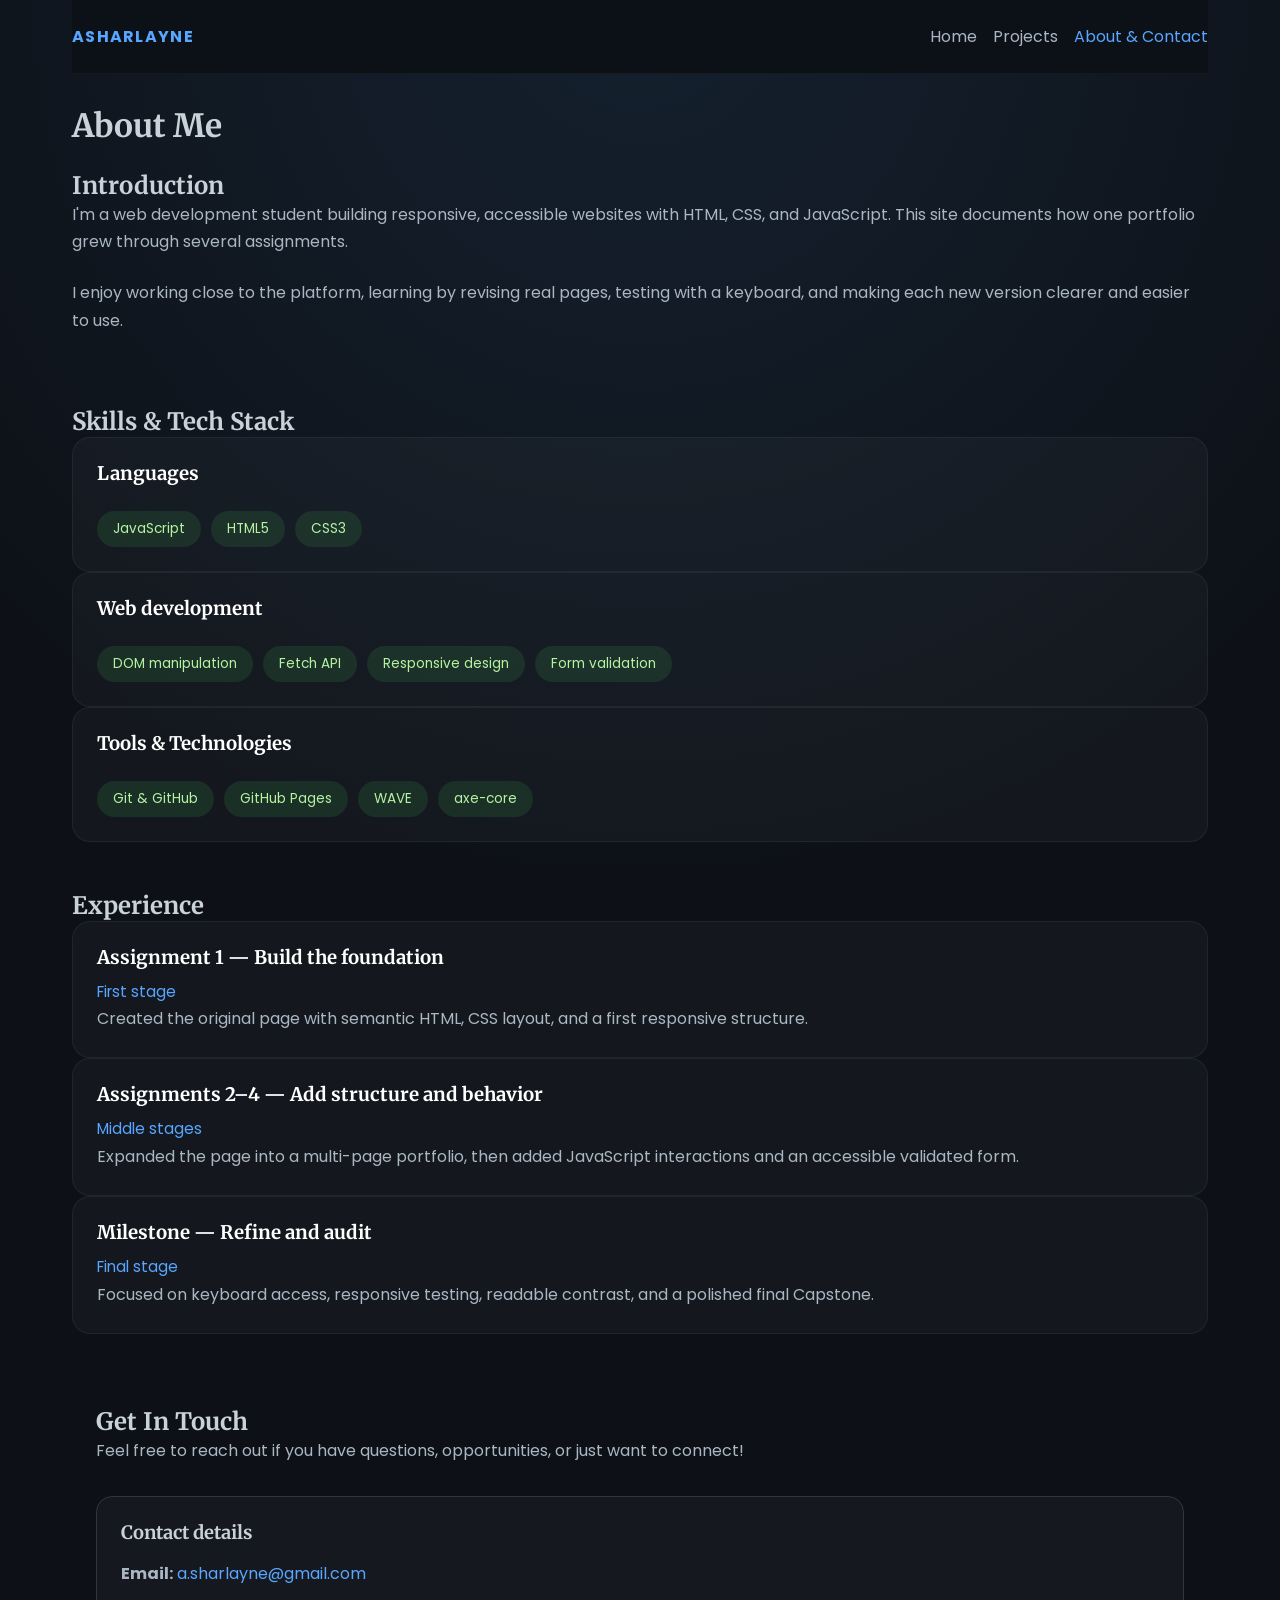
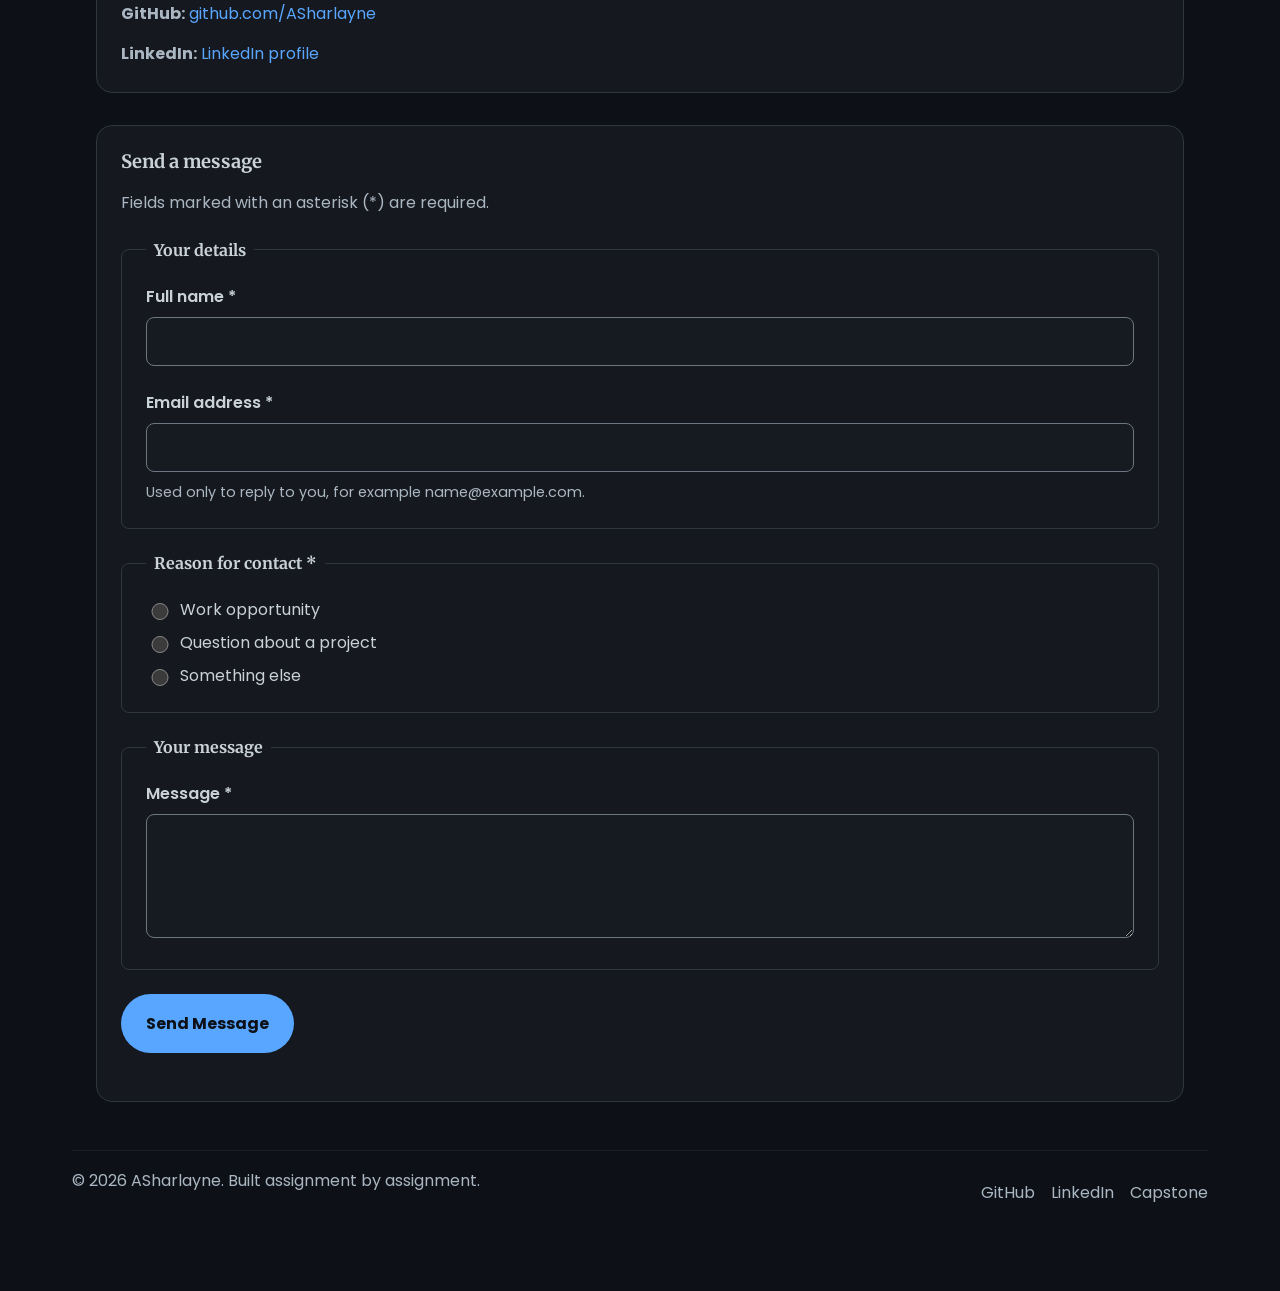
<file: pages/about.html>
<!DOCTYPE html>
<html lang="en">
<head>
    <meta charset="UTF-8">
    <meta name="viewport" content="width=device-width, initial-scale=1.0">
    <title>About &amp; Contact | ASharlayne</title>
    <link rel="stylesheet" href="../css/styles.css">
</head>
<body>
    <a class="skip-link" href="#main">Skip to main content</a>
    <div class="site-wrapper">

    <!-- Shared Navigation -->
    <header class="site-header">
        <nav class="header-nav" aria-label="Primary navigation">
            <a class="header-brand" href="../index.html">ASharlayne</a>
            <div class="header-links">
                <a href="../index.html">Home</a>
                <a href="projects.html">Projects</a>
                <a href="about.html">About & Contact</a>
            </div>
        </nav>
    </header>

    <!-- Page Content -->
    <main id="main" class="page-main">
        <h1>About Me</h1>

        <!-- About Section -->
        <section class="about-section">
            <h2>Introduction</h2>
            <p>I'm a web development student building responsive, accessible websites with HTML, CSS, and JavaScript. This site documents how one portfolio grew through several assignments.</p>
            <p>I enjoy working close to the platform, learning by revising real pages, testing with a keyboard, and making each new version clearer and easier to use.</p>
        </section>

        <!-- Skills & Tech Stack Section -->
        <section class="skills-section">
            <h2>Skills & Tech Stack</h2>
            
            <article class="skill-category">
                <h3>Languages</h3>
                <div class="skill-list">
                    <span class="skill-tag">JavaScript</span>
                    <span class="skill-tag">HTML5</span>
                    <span class="skill-tag">CSS3</span>
                </div>
            </article>

            <article class="skill-category">
                <h3>Web development</h3>
                <div class="skill-list">
                    <span class="skill-tag">DOM manipulation</span>
                    <span class="skill-tag">Fetch API</span>
                    <span class="skill-tag">Responsive design</span>
                    <span class="skill-tag">Form validation</span>
                </div>
            </article>

            <article class="skill-category">
                <h3>Tools & Technologies</h3>
                <div class="skill-list">
                    <span class="skill-tag">Git &amp; GitHub</span>
                    <span class="skill-tag">GitHub Pages</span>
                    <span class="skill-tag">WAVE</span>
                    <span class="skill-tag">axe-core</span>
                </div>
            </article>
        </section>

        <!-- Experience Section -->
        <section class="experience-section">
            <h2>Experience</h2>
            
            <article class="experience-item">
                <h3>Assignment 1 — Build the foundation</h3>
                <p class="time-period">First stage</p>
                <p>Created the original page with semantic HTML, CSS layout, and a first responsive structure.</p>
            </article>

            <article class="experience-item">
                <h3>Assignments 2–4 — Add structure and behavior</h3>
                <p class="time-period">Middle stages</p>
                <p>Expanded the page into a multi-page portfolio, then added JavaScript interactions and an accessible validated form.</p>
            </article>

            <article class="experience-item">
                <h3>Milestone — Refine and audit</h3>
                <p class="time-period">Final stage</p>
                <p>Focused on keyboard access, responsive testing, readable contrast, and a polished final Capstone.</p>
            </article>
        </section>

        <!-- Contact Section: contact details and form sit in one region (Gestalt proximity) -->
        <section class="contact-section" aria-labelledby="contact-heading">
            <h2 id="contact-heading">Get In Touch</h2>
            <p>Feel free to reach out if you have questions, opportunities, or just want to connect!</p>

            <div class="contact-group">
                <h3 class="group-title">Contact details</h3>
                <div class="contact-info">
                    <p>
                        <strong>Email:</strong> 
                        <a href="mailto:a.sharlayne@gmail.com">a.sharlayne@gmail.com</a>
                    </p>
                    <p>
                        <strong>GitHub:</strong> 
                        <a href="https://github.com/ASharlayne" target="_blank" rel="noopener noreferrer">github.com/ASharlayne</a>
                    </p>
                    <p>
                        <strong>LinkedIn:</strong> 
                        <a href="https://www.linkedin.com/in/a-sharlayne-6aa98925b" target="_blank" rel="noopener noreferrer">LinkedIn profile</a>
                    </p>
                </div>
            </div>

            <!-- Accessible contact form -->
            <div class="contact-group">
                <h3 class="group-title" id="contact-form-heading">Send a message</h3>
                <form id="contact-form" class="contact-form" novalidate aria-labelledby="contact-form-heading" aria-describedby="contact-form-instructions">
                    <p id="contact-form-instructions">Fields marked with an asterisk (<span aria-hidden="true">*</span><span class="visually-hidden">required</span>) are required.</p>

                    <div id="form-error-summary" class="form-error-summary" role="alert" tabindex="-1" hidden>
                        <h4>There is a problem with this form</h4>
                        <ul id="form-error-summary-list"></ul>
                    </div>

                    <fieldset>
                        <legend>Your details</legend>

                        <div class="field">
                            <label for="contact-name">Full name <span aria-hidden="true">*</span></label>
                            <input type="text" id="contact-name" name="name" autocomplete="name" required aria-required="true" aria-describedby="error-name" />
                            <p id="error-name" class="form-error" aria-live="polite"></p>
                        </div>

                        <div class="field">
                            <label for="contact-email">Email address <span aria-hidden="true">*</span></label>
                            <input type="email" id="contact-email" name="email" autocomplete="email" required aria-required="true" aria-describedby="hint-email error-email" />
                            <p id="hint-email" class="field-hint">Used only to reply to you, for example name@example.com.</p>
                            <p id="error-email" class="form-error" aria-live="polite"></p>
                        </div>
                    </fieldset>

                    <fieldset aria-describedby="error-reason">
                        <legend>Reason for contact <span aria-hidden="true">*</span><span class="visually-hidden">required</span></legend>
                        <div class="radio-group">
                            <div class="radio-option">
                                <input type="radio" id="reason-work" name="reason" value="work" required aria-required="true" aria-describedby="error-reason" />
                                <label for="reason-work">Work opportunity</label>
                            </div>
                            <div class="radio-option">
                                <input type="radio" id="reason-project" name="reason" value="project" required aria-required="true" aria-describedby="error-reason" />
                                <label for="reason-project">Question about a project</label>
                            </div>
                            <div class="radio-option">
                                <input type="radio" id="reason-other" name="reason" value="other" required aria-required="true" aria-describedby="error-reason" />
                                <label for="reason-other">Something else</label>
                            </div>
                        </div>
                        <p id="error-reason" class="form-error" aria-live="polite"></p>
                    </fieldset>

                    <fieldset>
                        <legend>Your message</legend>
                        <div class="field">
                            <label for="contact-message">Message <span aria-hidden="true">*</span></label>
                            <textarea id="contact-message" name="message" rows="6" required aria-required="true" aria-describedby="error-message"></textarea>
                            <p id="error-message" class="form-error" aria-live="polite"></p>
                        </div>
                    </fieldset>

                    <div class="form-actions">
                        <button type="submit" class="cta-button">Send Message</button>
                    </div>

                    <p id="form-status" class="form-status" aria-live="polite"></p>
                </form>
            </div>
        </section>
    </main>

    <!-- Footer Element -->
    <footer class="site-footer">
        <p>&copy; 2026 ASharlayne. Built assignment by assignment.</p>
        <div class="footer-links">
            <a href="https://github.com/ASharlayne" target="_blank" rel="noopener noreferrer">GitHub</a>
            <a href="https://www.linkedin.com/in/a-sharlayne-6aa98925b" target="_blank" rel="noopener noreferrer">LinkedIn</a>
            <a href="https://asharlayne.github.io/Capstone/" target="_blank" rel="noopener noreferrer">Capstone</a>
        </div>
    </footer>
    </div>
    <script src="../scripts.js"></script>
</body>
</html>
</file>
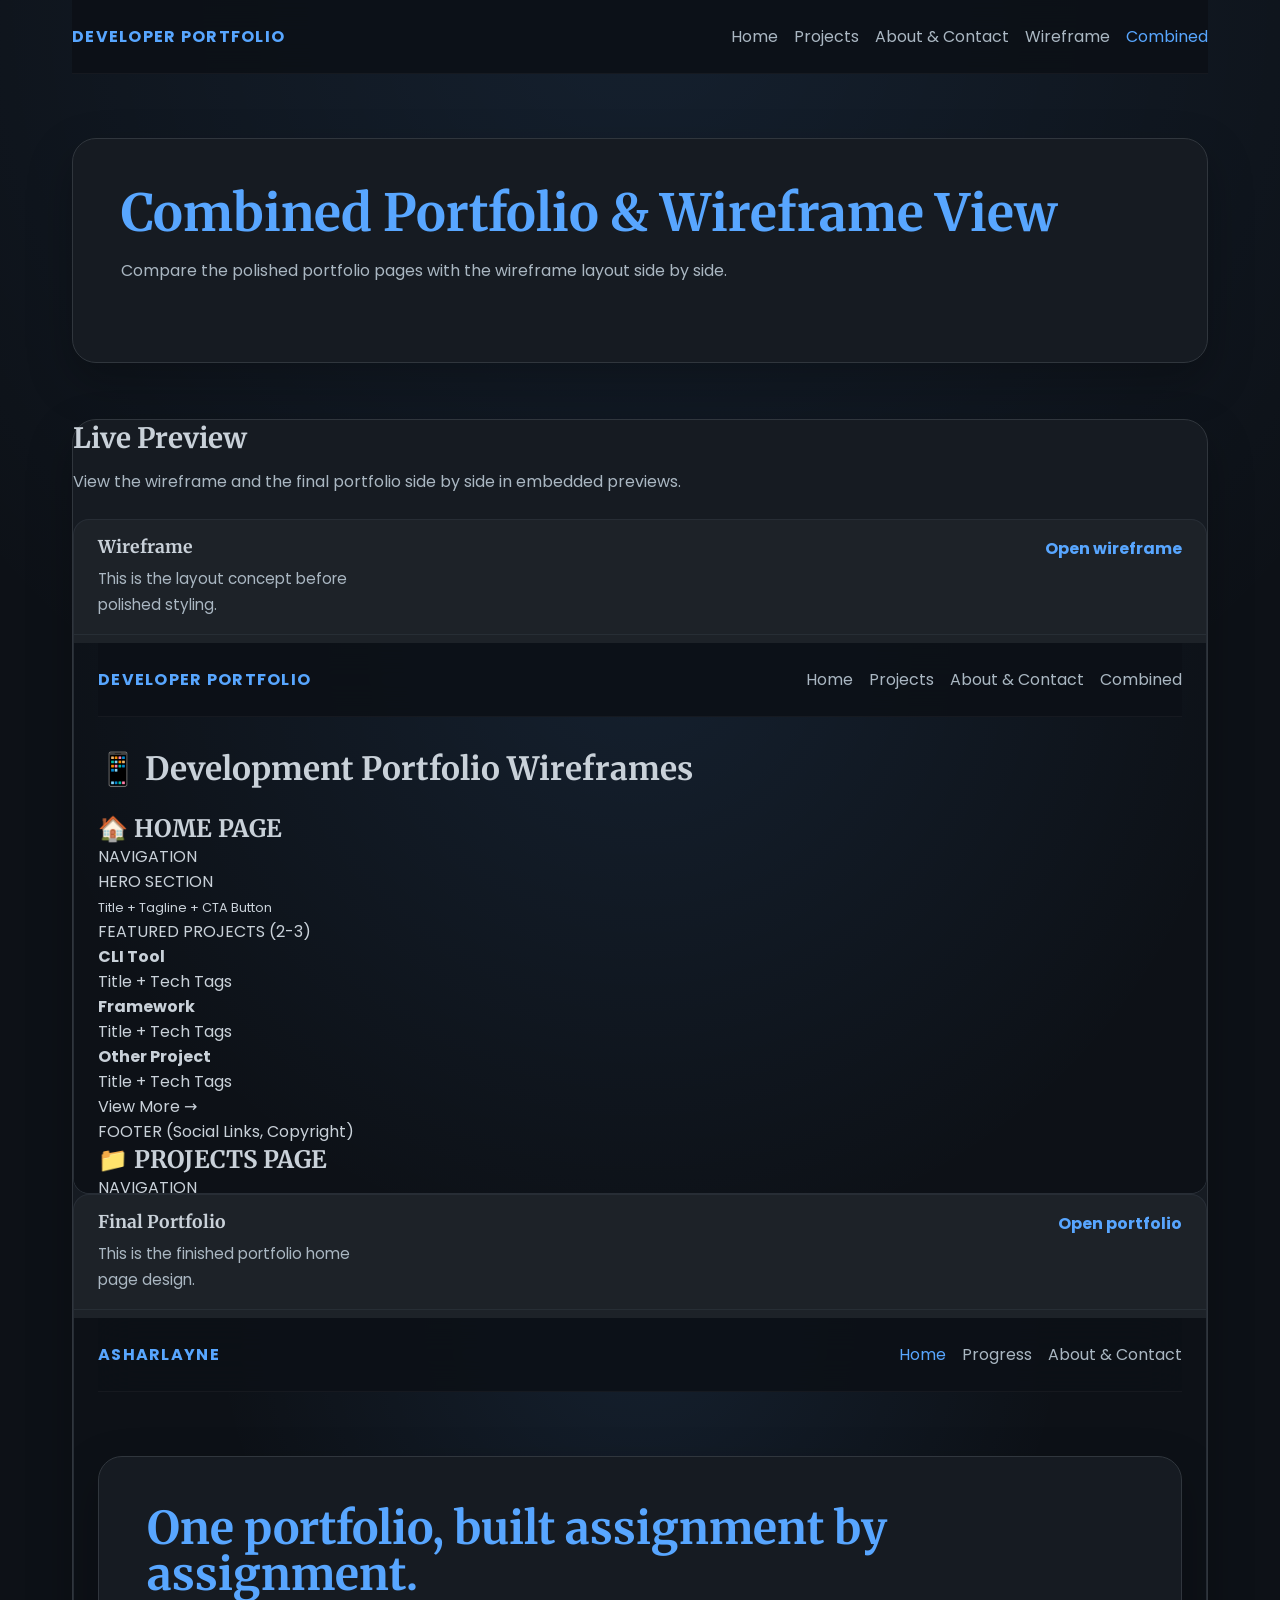
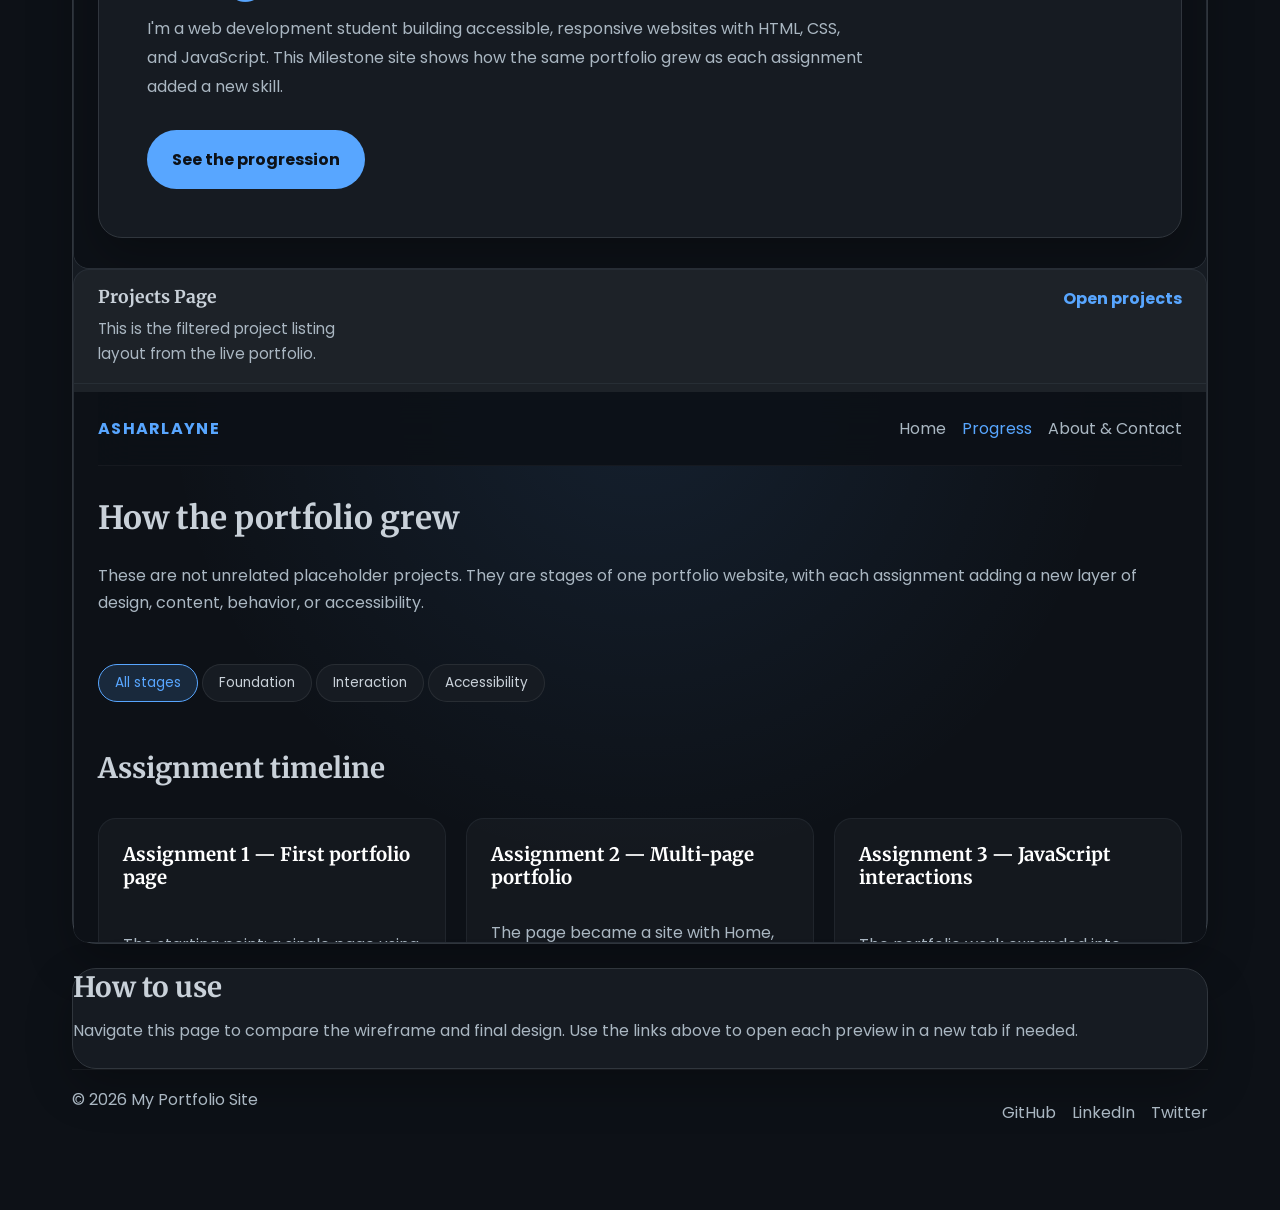
<file: pages/combined.html>
<!DOCTYPE html>
<html lang="en">
<head>
    <meta charset="UTF-8">
    <meta name="viewport" content="width=device-width, initial-scale=1.0">
    <title>Combined Portfolio & Wireframe View</title>
    <link rel="stylesheet" href="../css/styles.css">
</head>
<body>
    <div class="site-wrapper">
        <header class="site-header" aria-label="Primary navigation">
            <nav class="header-nav">
                <span class="header-brand">Developer Portfolio</span>
                <div class="header-links">
                    <a href="../index.html">Home</a>
                    <a href="projects.html">Projects</a>
                    <a href="about.html">About & Contact</a>
                    <a href="../wireframe.html">Wireframe</a>
                    <a href="combined.html">Combined</a>
                </div>
            </nav>
        </header>

        <main id="main" class="page-main">
            <section class="hero">
                <h1>Combined Portfolio & Wireframe View</h1>
                <p>Compare the polished portfolio pages with the wireframe layout side by side.</p>
            </section>

            <section class="section-block">
                <h2 class="section-title">Live Preview</h2>
                <p>View the wireframe and the final portfolio side by side in embedded previews.</p>
                <div class="iframe-grid">
                    <div class="preview-panel">
                        <div class="panel-heading">
                            <div>
                                <h3>Wireframe</h3>
                                <p class="preview-note">This is the layout concept before polished styling.</p>
                            </div>
                            <a href="../wireframe.html" target="_blank" rel="noopener noreferrer">Open wireframe</a>
                        </div>
                        <iframe class="preview-frame" src="../wireframe.html" title="Wireframe preview"></iframe>
                    </div>
                    <div class="preview-panel">
                        <div class="panel-heading">
                            <div>
                                <h3>Final Portfolio</h3>
                                <p class="preview-note">This is the finished portfolio home page design.</p>
                            </div>
                            <a href="../index.html" target="_blank" rel="noopener noreferrer">Open portfolio</a>
                        </div>
                        <iframe class="preview-frame" src="../index.html" title="Final portfolio preview"></iframe>
                    </div>
                    <div class="preview-panel">
                        <div class="panel-heading">
                            <div>
                                <h3>Projects Page</h3>
                                <p class="preview-note">This is the filtered project listing layout from the live portfolio.</p>
                            </div>
                            <a href="https://github.com/ASharlayne?tab=repositories" target="_blank" rel="noopener noreferrer">Open projects</a>
                        </div>
                        <iframe class="preview-frame" src="projects.html" title="Projects page preview"></iframe>
                    </div>
                </div>
            </section>

            <section class="section-block">
                <h2 class="section-title">How to use</h2>
                <p>Navigate this page to compare the wireframe and final design. Use the links above to open each preview in a new tab if needed.</p>
            </section>
        </main>

        <footer class="site-footer">
            <p>&copy; 2026 My Portfolio Site</p>
            <div class="footer-links">
                <a href="https://github.com" target="_blank" rel="noopener noreferrer">GitHub</a>
                <a href="https://linkedin.com" target="_blank" rel="noopener noreferrer">LinkedIn</a>
                <a href="https://twitter.com" target="_blank" rel="noopener noreferrer">Twitter</a>
            </div>
        </footer>
    </div>
    <script src="../scripts.js"></script>
</body>
</html>
</file>
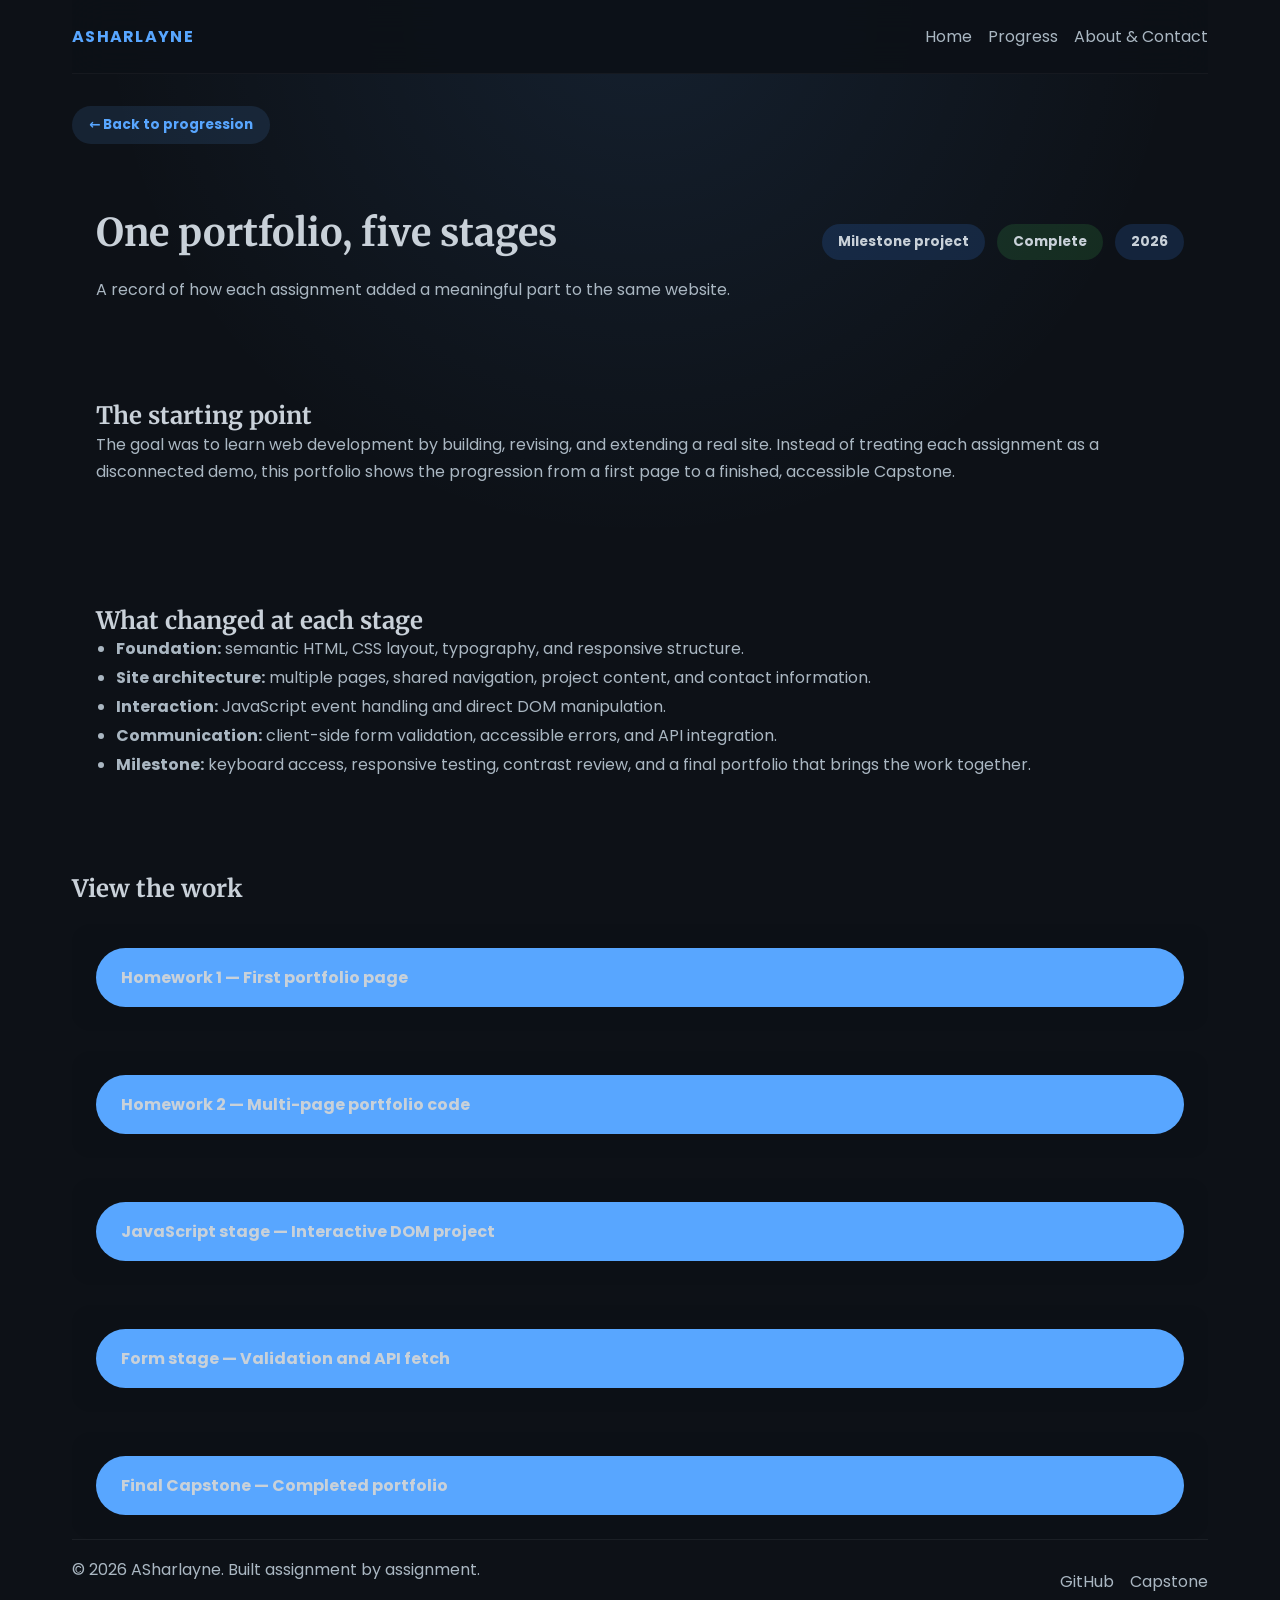
<file: pages/project-detail.html>
<!DOCTYPE html>
<html lang="en">
<head>
    <meta charset="UTF-8">
    <meta name="viewport" content="width=device-width, initial-scale=1.0">
    <title>Portfolio Story | ASharlayne</title>
    <link rel="stylesheet" href="../css/styles.css">
</head>
<body>
    <a class="skip-link" href="#main">Skip to main content</a>
    <div class="site-wrapper">
        <header class="site-header">
            <nav class="header-nav" aria-label="Primary navigation">
                <a class="header-brand" href="../index.html">ASharlayne</a>
                <div class="header-links">
                    <a href="../index.html">Home</a>
                    <a href="projects.html">Progress</a>
                    <a href="about.html">About &amp; Contact</a>
                </div>
            </nav>
        </header>

        <main id="main" class="page-main">
            <nav class="breadcrumb" aria-label="Breadcrumb"><a href="projects.html">&larr; Back to progression</a></nav>
            <section class="project-hero">
                <div class="project-header">
                    <h1>One portfolio, five stages</h1>
                    <div class="project-metadata"><span class="category-badge">Milestone project</span><span class="status-badge">Complete</span><span class="year">2026</span></div>
                </div>
                <p class="project-tagline">A record of how each assignment added a meaningful part to the same website.</p>
            </section>

            <section class="problem-statement">
                <h2>The starting point</h2>
                <p>The goal was to learn web development by building, revising, and extending a real site. Instead of treating each assignment as a disconnected demo, this portfolio shows the progression from a first page to a finished, accessible Capstone.</p>
            </section>

            <section class="solution-section">
                <h2>What changed at each stage</h2>
                <ul>
                    <li><strong>Foundation:</strong> semantic HTML, CSS layout, typography, and responsive structure.</li>
                    <li><strong>Site architecture:</strong> multiple pages, shared navigation, project content, and contact information.</li>
                    <li><strong>Interaction:</strong> JavaScript event handling and direct DOM manipulation.</li>
                    <li><strong>Communication:</strong> client-side form validation, accessible errors, and API integration.</li>
                    <li><strong>Milestone:</strong> keyboard access, responsive testing, contrast review, and a final portfolio that brings the work together.</li>
                </ul>
            </section>

            <section class="project-links">
                <h2>View the work</h2>
                <div class="link-group"><a href="https://asharlayne.github.io/homework_1/" target="_blank" rel="noopener noreferrer" class="project-link"><strong>Homework 1</strong> — First portfolio page</a></div>
                <div class="link-group"><a href="https://github.com/ASharlayne/homework_2_projects" target="_blank" rel="noopener noreferrer" class="project-link"><strong>Homework 2</strong> — Multi-page portfolio code</a></div>
                <div class="link-group"><a href="https://asharlayne.github.io/homework7web-dev/" target="_blank" rel="noopener noreferrer" class="project-link"><strong>JavaScript stage</strong> — Interactive DOM project</a></div>
                <div class="link-group"><a href="https://asharlayne.github.io/Homework-8-Form-with-Validation-API-Fetch/" target="_blank" rel="noopener noreferrer" class="project-link"><strong>Form stage</strong> — Validation and API fetch</a></div>
                <div class="link-group"><a href="https://asharlayne.github.io/Capstone/" target="_blank" rel="noopener noreferrer" class="project-link"><strong>Final Capstone</strong> — Completed portfolio</a></div>
            </section>
        </main>

        <footer class="site-footer">
            <p>&copy; 2026 ASharlayne. Built assignment by assignment.</p>
            <div class="footer-links"><a href="https://github.com/ASharlayne" target="_blank" rel="noopener noreferrer">GitHub</a><a href="https://asharlayne.github.io/Capstone/" target="_blank" rel="noopener noreferrer">Capstone</a></div>
        </footer>
    </div>
    <script src="../scripts.js"></script>
</body>
</html>
</file>
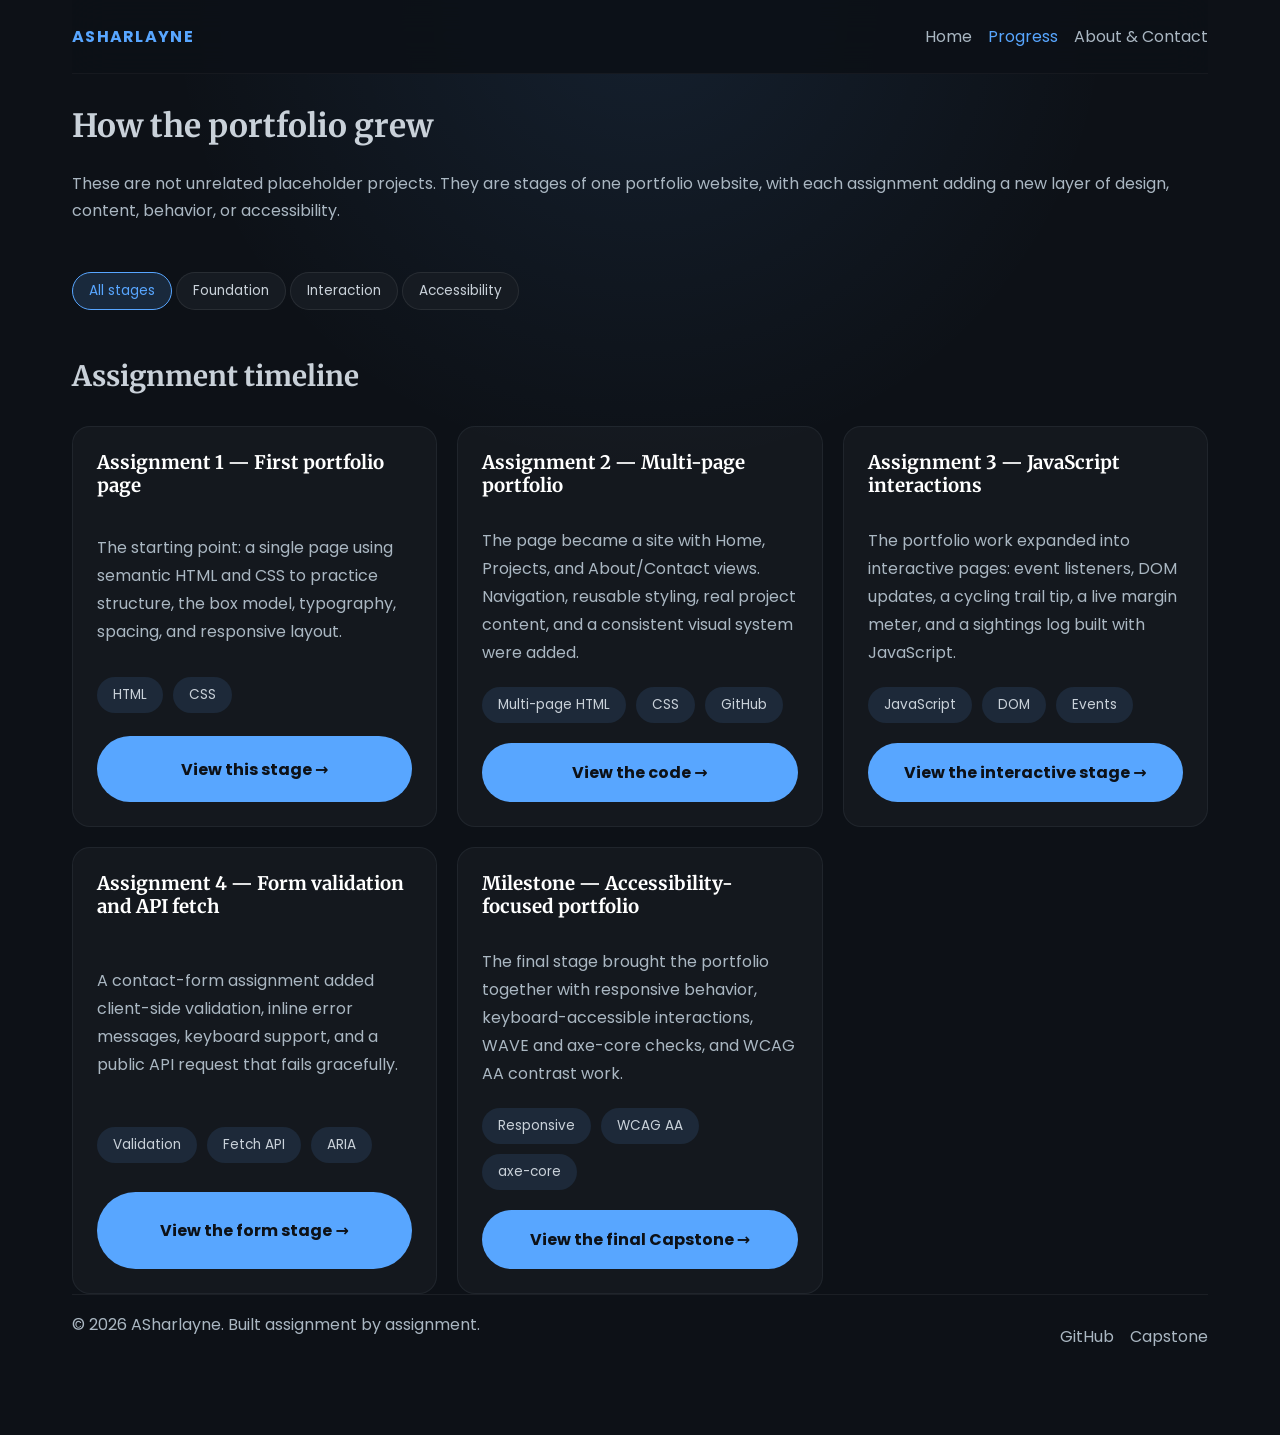
<file: pages/projects.html>
<!DOCTYPE html>
<html lang="en">
<head>
    <meta charset="UTF-8">
    <meta name="viewport" content="width=device-width, initial-scale=1.0">
    <title>Portfolio Progression | ASharlayne</title>
    <link rel="stylesheet" href="../css/styles.css">
</head>
<body>
    <a class="skip-link" href="#main">Skip to main content</a>
    <div class="site-wrapper">
        <header class="site-header">
            <nav class="header-nav" aria-label="Primary navigation">
                <a class="header-brand" href="../index.html">ASharlayne</a>
                <div class="header-links">
                    <a href="../index.html">Home</a>
                    <a href="projects.html">Progress</a>
                    <a href="about.html">About &amp; Contact</a>
                </div>
            </nav>
        </header>

        <main id="main" class="page-main">
            <h1>How the portfolio grew</h1>
            <p class="intro">These are not unrelated placeholder projects. They are stages of one portfolio website, with each assignment adding a new layer of design, content, behavior, or accessibility.</p>

            <section class="filters" aria-label="Filter portfolio stages">
                <button class="filter-btn active" data-filter="all" type="button">All stages</button>
                <button class="filter-btn" data-filter="foundation" type="button">Foundation</button>
                <button class="filter-btn" data-filter="interaction" type="button">Interaction</button>
                <button class="filter-btn" data-filter="accessibility" type="button">Accessibility</button>
            </section>

            <section class="projects-grid" aria-labelledby="progress-heading">
                <h2 id="progress-heading" class="section-title">Assignment timeline</h2>
                <article class="project-card" data-category="foundation" id="assignment-1">
                    <h3>Assignment 1 — First portfolio page</h3>
                    <p>The starting point: a single page using semantic HTML and CSS to practice structure, the box model, typography, spacing, and responsive layout.</p>
                    <div class="tech-tags"><span class="tag">HTML</span><span class="tag">CSS</span></div>
                    <a href="https://asharlayne.github.io/homework_1/" class="view-details" target="_blank" rel="noopener noreferrer">View this stage &rarr;</a>
                </article>

                <article class="project-card" data-category="foundation" id="assignment-2">
                    <h3>Assignment 2 — Multi-page portfolio</h3>
                    <p>The page became a site with Home, Projects, and About/Contact views. Navigation, reusable styling, real project content, and a consistent visual system were added.</p>
                    <div class="tech-tags"><span class="tag">Multi-page HTML</span><span class="tag">CSS</span><span class="tag">GitHub</span></div>
                    <a href="https://github.com/ASharlayne/homework_2_projects" class="view-details" target="_blank" rel="noopener noreferrer">View the code &rarr;</a>
                </article>

                <article class="project-card" data-category="interaction" id="assignment-3">
                    <h3>Assignment 3 — JavaScript interactions</h3>
                    <p>The portfolio work expanded into interactive pages: event listeners, DOM updates, a cycling trail tip, a live margin meter, and a sightings log built with JavaScript.</p>
                    <div class="tech-tags"><span class="tag">JavaScript</span><span class="tag">DOM</span><span class="tag">Events</span></div>
                    <a href="https://asharlayne.github.io/homework7web-dev/" class="view-details" target="_blank" rel="noopener noreferrer">View the interactive stage &rarr;</a>
                </article>

                <article class="project-card" data-category="interaction" id="assignment-4">
                    <h3>Assignment 4 — Form validation and API fetch</h3>
                    <p>A contact-form assignment added client-side validation, inline error messages, keyboard support, and a public API request that fails gracefully.</p>
                    <div class="tech-tags"><span class="tag">Validation</span><span class="tag">Fetch API</span><span class="tag">ARIA</span></div>
                    <a href="https://asharlayne.github.io/Homework-8-Form-with-Validation-API-Fetch/" class="view-details" target="_blank" rel="noopener noreferrer">View the form stage &rarr;</a>
                </article>

                <article class="project-card" data-category="accessibility" id="assignment-5">
                    <h3>Milestone — Accessibility-focused portfolio</h3>
                    <p>The final stage brought the portfolio together with responsive behavior, keyboard-accessible interactions, WAVE and axe-core checks, and WCAG AA contrast work.</p>
                    <div class="tech-tags"><span class="tag">Responsive</span><span class="tag">WCAG AA</span><span class="tag">axe-core</span></div>
                    <a href="https://asharlayne.github.io/Capstone/" class="view-details" target="_blank" rel="noopener noreferrer">View the final Capstone &rarr;</a>
                </article>
            </section>
        </main>

        <footer class="site-footer">
            <p>&copy; 2026 ASharlayne. Built assignment by assignment.</p>
            <div class="footer-links">
                <a href="https://github.com/ASharlayne" target="_blank" rel="noopener noreferrer">GitHub</a>
                <a href="https://asharlayne.github.io/Capstone/" target="_blank" rel="noopener noreferrer">Capstone</a>
            </div>
        </footer>
    </div>
    <script src="../scripts.js"></script>
</body>
</html>
</file>
<file: css/styles.css>
/* Shared portfolio styles */
@import url('https://fonts.googleapis.com/css2?family=Merriweather:wght@400;700&family=Poppins:wght@300;400;600;700&display=swap');

:root {
    color-scheme: dark;
    /* color palette */
    --bg: #0d1117;
    --surface: #161b22;
    --surface-strong: #21262d;
    --border: #30363d;
    --border-control: #6e7681; /* 3:1+ against form backgrounds for non-text contrast */
    --accent: #58a6ff;
    --accent-strong: #79c0ff;
    --text: #c9d1d9;
    --muted: #aab7c2; /* increased contrast for body copy against dark background */
    --success: #3fb950;
    --success-text: #b5f2a1;
    --error: #f85149;
    --error-text: #ffb4a2;
    --heading-strong: #ffffff;
    --shadow: 0 18px 45px rgba(0, 0, 0, 0.25);

    /* spacing scale (multiples of 8px) */
    --space-1: 8px;
    --space-2: 16px;
    --space-3: 24px;
    --space-4: 32px;
    --space-5: 40px;
    --space-6: 48px;

    /* border radius tokens */
    --radius-sm: 8px;
    --radius-md: 16px;
    --radius-lg: 24px;
}

* {
    box-sizing: border-box;
}

html {
    scroll-behavior: smooth;
}

body {
    margin: 0;
    min-height: 100vh;
    font-family: 'Poppins', system-ui, -apple-system, BlinkMacSystemFont, "Segoe UI", sans-serif;
    background: radial-gradient(circle at top, rgba(88, 166, 255, 0.10), transparent 30%), var(--bg);
    color: var(--text);
}

h1, h2, h3, h4, h5, h6 {
    font-family: 'Merriweather', serif;
    font-weight: 700;
    color: var(--text);
    margin: 0;
}

a {
    color: inherit;
    text-decoration: none;
}

img {
    max-width: 100%;
}

button {
    font: inherit;
}

.site-wrapper {
    max-width: 1200px;
    margin: 0 auto;
    padding: 0 var(--space-3) var(--space-6);
}

.site-header,
.site-footer {
    width: 100%;
    padding: var(--space-3) 0;
}

.site-header {
    position: sticky;
    top: 0;
    z-index: 10;
    background: rgba(13, 17, 23, 0.92);
    backdrop-filter: blur(18px);
    border-bottom: 1px solid rgba(255, 255, 255, 0.04);
}

.header-nav {
    display: flex;
    align-items: center;
    justify-content: space-between;
    gap: 16px;
    flex-wrap: wrap;
}

.header-brand {
    font-size: 1rem;
    font-weight: 700;
    letter-spacing: 0.08em;
    text-transform: uppercase;
    color: var(--accent);
}

.header-links {
    display: flex;
    align-items: center;
    justify-content: flex-end;
    gap: var(--space-2);
    flex-wrap: wrap;
}

.header-links a {
    color: var(--muted);
    transition: color 0.2s ease;
}

.header-links a.active,
.header-links a:hover {
    color: var(--accent);
}

.hero,
.section-block {
    background: var(--surface);
    border: 1px solid var(--border);
    border-radius: 24px;
    box-shadow: var(--shadow);
}

.hero {
    padding: 48px;
    margin: 32px 0;
}

.hero h1 {
    margin: 0 0 18px;
    font-size: clamp(2.4rem, 4vw, 4.2rem);
    line-height: 1.02;
    color: var(--accent);
}

.hero p {
    margin: 0 0 28px;
    max-width: 720px;
    line-height: 1.8;
    color: var(--muted);
}

.cta-button,
.view-details,
.view-all,
.project-link,
.breadcrumb a {
    display: inline-flex;
    align-items: center;
    justify-content: center;
    gap: 0.5rem;
    padding: var(--space-2) var(--space-3);
    border-radius: 999px;
    border: 1px solid transparent;
    background: var(--accent);
    color: var(--bg);
    font-weight: 700;
    transition: transform 0.2s ease, background-color 0.2s ease;
}

.cta-button:hover,
.view-details:hover,
.view-all:hover,
.project-link:hover,
.breadcrumb a:hover {
    transform: translateY(-1px);
    background: var(--accent-strong);
}

.comparison-grid,
.featured-projects,
.projects-grid,
.skills-grid,
.experience-grid,
.project-card,
.related-projects,
.project-links,
.tech-stack-list {
    display: grid;
    gap: 20px;
}

.comparison-grid {
    grid-template-columns: repeat(auto-fit, minmax(300px, 1fr));
}

.comparison-card {
    background: rgba(255, 255, 255, 0.03);
    border: 1px solid rgba(115, 132, 145, 0.12);
    border-radius: 18px;
    padding: 24px;
}

.comparison-card h3 {
    margin-top: 0;
    color: var(--accent);
}

.comparison-card ul {
    margin: 16px 0 0;
    padding-left: 20px;
    color: var(--muted);
}

.comparison-card li {
    margin-bottom: 8px;
}

.iframe-grid {
    grid-template-columns: repeat(auto-fit, minmax(320px, 1fr));
}

.preview-panel {
    background: rgba(255, 255, 255, 0.03);
    border: 1px solid rgba(115, 132, 145, 0.12);
    border-radius: var(--radius-md);
    overflow: hidden;
    display: grid;
    gap: var(--space-1);
}

.panel-heading {
    display: flex;
    justify-content: space-between;
    align-items: flex-start;
    gap: var(--space-2);
    padding: var(--space-2) var(--space-3);
    border-bottom: 1px solid rgba(115, 132, 145, 0.12);
}

.panel-heading h3 {
    margin: 0;
    font-size: 1.1rem;
}

.panel-heading .preview-note {
margin: var(--space-1) 0 0;
    font-size: 0.95rem;
    color: var(--muted);
    max-width: 280px;
}

.panel-heading a {
    color: var(--accent);
    font-weight: 700;
    white-space: nowrap;
}

.preview-frame {
    width: 100%;
    min-height: 550px;
    border: none;
    background: var(--bg);
}

@media (max-width: 900px) {
    .preview-frame {
        min-height: 520px;
    }
}

@media (max-width: 620px) {
    .preview-frame {
        min-height: 420px;
    }
}

.featured-projects h2,
.projects-page h1,
.about-page h1,
.project-detail-page h1,
.section-title {
    font-size: 1.75rem;
    margin-bottom: 12px;
    color: var(--text);
}

.project-card,
.related-project-card,
.skill-category,
.experience-item,
.contact-section,
.tech-item,
.screenshot-placeholder,
.code-snippet,
.project-links .link-group,
.project-hero,
.problem-statement,
.solution-section,
.tech-stack-section,
.related-projects {
    padding: 24px;
}

.project-card,
.related-project-card,
.skill-category,
.experience-item,
.screenshot-placeholder,
.code-snippet,
.project-links .link-group,
.tech-stack-item {
    border-radius: 18px;
    background: rgba(255, 255, 255, 0.03);
    border: 1px solid rgba(115, 132, 145, 0.12);
}

.project-card h3,
.related-project-card h3,
.skill-category h3,
.experience-item h3 {
    margin: 0 0 10px;
    color: var(--heading-strong);
}

.project-card p,
.related-project-card p,
.skill-category p,
.experience-item p,
.tech-item,
.contact-info p,
.project-hero p {
    margin: 0;
    color: var(--muted);
    line-height: 1.75;
}

.tech-tags,
.skill-list,
.project-metadata,
.contact-info {
    display: flex;
    flex-wrap: wrap;
    gap: 10px;
    align-items: center;
}

.tag,
.skill-tag,
.category-badge,
.status-badge,
.year,
.breadcrumb a,
.filter-btn {
    display: inline-flex;
    align-items: center;
    padding: var(--space-1) var(--space-2);
    border-radius: 999px;
    background: rgba(88, 166, 255, 0.12);
    color: var(--text); /* use stronger text for badges to meet WCAG AA */
    font-size: 0.85rem;
}

.category-badge,
.status-badge,
.year {
    font-weight: 700;
    color: var(--text);
    background: rgba(56, 139, 255, 0.16);
}

.status-badge {
    background: rgba(63, 185, 80, 0.16);
}

.project-metadata {
    gap: 12px;
    margin-top: 16px;
}

.filters {
    grid-template-columns: repeat(4, minmax(0, auto));
    margin-bottom: 24px;
}

.filter-btn {
    border: 1px solid rgba(255, 255, 255, 0.08);
    background: var(--surface);
    cursor: pointer;
    transition: background-color 0.2s ease, border-color 0.2s ease;
}

.filter-btn:hover,
.filter-btn.active {
    background: rgba(88, 166, 255, 0.16);
    border-color: var(--accent);
    color: var(--accent);
}

/* Similarity: featured cards on the home page use the same grid and card
   treatment as the projects page so equivalent items look equivalent. */
.projects-grid,
.featured-projects {
    grid-template-columns: repeat(auto-fit, minmax(260px, 1fr));
}

.projects-grid > .section-title,
.featured-projects > h2,
.featured-projects > .view-more {
    grid-column: 1 / -1;
}

.project-card .category-badge {
    margin-top: 16px;
}

.view-more {
    display: flex;
    justify-content: center;
    margin-top: 20px;
}

.about-section,
.skills-section,
.experience-section,
.contact-section,
.project-hero,
.problem-statement,
.solution-section,
.tech-stack-section,
.related-projects {
    margin-bottom: 24px;
}

.skills-grid {
    grid-template-columns: repeat(auto-fit, minmax(220px, 1fr));
}

.skill-category {
    display: grid;
    gap: 16px;
}

.skill-list {
    justify-content: flex-start;
}

.skill-tag {
    background: rgba(63, 185, 80, 0.14);
    color: var(--success-text);
}

.experience-grid {
    display: grid;
    gap: 16px;
}

.experience-item .time-period {
    margin: 8px 0 0;
    color: var(--accent);
    font-size: 0.95rem;
}

.contact-info {
    display: grid;
    gap: 12px;
}

.contact-info a {
    color: var(--accent);
}

.project-hero {
    display: grid;
    gap: 16px;
}

.project-header {
    display: flex;
    flex-wrap: wrap;
    justify-content: space-between;
    gap: 16px;
    align-items: flex-start;
}

.project-header h1 {
    margin: 0;
    font-size: clamp(2rem, 3vw, 3rem);
}

.project-tagline {
    max-width: 720px;
}

.screenshot-placeholder {
    min-height: 180px;
    display: grid;
    place-items: center;
    text-align: center;
    color: var(--muted);
}

.code-snippet {
    background: #010409;
    border: 1px solid rgba(115, 132, 145, 0.12);
    overflow-x: auto;
}

.code-snippet pre {
    margin: 0;
    padding: 20px;
    color: var(--text);
    font-family: ui-monospace, SFMono-Regular, Menlo, Monaco, Consolas, "Liberation Mono", "Courier New", monospace;
    font-size: 0.95rem;
    line-height: 1.65;
}

.project-links .link-group {
    border: none;
    background: rgba(0, 0, 0, 0.06);
}

.project-links .link-group a {
    width: 100%;
    display: block;
    color: var(--text);
}

.related-projects {
    grid-template-columns: repeat(auto-fit, minmax(240px, 1fr));
}

.site-footer {
    display: flex;
    justify-content: space-between;
    align-items: center;
    flex-wrap: wrap;
    gap: 10px;
    padding-top: 16px;
    border-top: 1px solid rgba(255, 255, 255, 0.06);
    color: var(--muted);
}

.footer-links {
    display: flex;
    gap: 16px;
    flex-wrap: wrap;
}

.footer-links a {
    color: var(--muted);
}

.footer-links a:hover {
    color: var(--accent);
}

@media (max-width: 860px) {
    .hero,
    .project-card,
    .skill-category,
    .experience-item,
    .project-hero,
    .problem-statement,
    .solution-section,
    .tech-stack-section,
    .related-projects,
    .project-links {
        padding: 20px;
    }

    .filters {
        grid-template-columns: repeat(2, minmax(0, 1fr));
    }

    .header-nav {
        justify-content: center;
    }
}

.breadcrumb {
    margin-bottom: 16px;
}

.breadcrumb a {
    display: inline-flex;
    color: var(--accent);
    font-weight: 700;
}

#main {
    padding-top: var(--space-4);
}

/* Two-column layout: main content + sidebar. Uses CSS Grid and is responsive. */
.two-column {
    display: grid;
    grid-template-columns: 1fr 320px;
    gap: var(--space-4);
    align-items: start;
}

/* Make the sidebar collapse under main content on small screens */
@media (max-width: 900px) {
    .two-column {
        grid-template-columns: 1fr;
    }
}

/* Page main uses grid for vertical rhythm */
.page-main {
    display: grid;
    gap: var(--space-3);
}

/* Baseline content styles to avoid unstyled default output */
p {
    margin: 0 0 var(--space-3) 0;
    color: var(--muted);
    line-height: 1.7;
}

ul, ol {
    margin: 0 0 var(--space-3) 0;
    padding-left: 1.25rem;
    color: var(--muted);
}

li {
    margin-bottom: calc(var(--space-1) / 2);
}

nav ul {
    list-style: none;
    margin: 0;
    padding: 0;
    display: flex;
    gap: var(--space-2);
    align-items: center;
}

/* Form controls: consistent sizing and spacing */
input[type="text"],
input[type="email"],
textarea,
select {
    width: 100%;
    padding: var(--space-2);
    border-radius: var(--radius-sm);
    border: 1px solid var(--border-control);
    background: var(--surface);
    color: var(--text);
    outline: none;
}

input:focus, textarea:focus, select:focus {
    border-color: var(--accent);
    box-shadow: 0 0 0 4px rgba(88,166,255,0.08);
}

[aria-invalid="true"],
[aria-invalid="true"]:focus {
    border-color: var(--error);
    box-shadow: 0 0 0 3px rgba(248, 81, 73, 0.25);
}

/* Contact form: proximity groups each label with its own field and message */
.contact-group {
    margin-top: var(--space-4);
    padding: var(--space-3);
    border: 1px solid var(--border);
    border-radius: var(--radius-md);
    background: rgba(255, 255, 255, 0.03);
}

.group-title {
    margin-bottom: var(--space-2);
    font-size: 1.15rem;
}

.contact-form fieldset {
    margin: 0 0 var(--space-3);
    padding: var(--space-3);
    border: 1px solid var(--border);
    border-radius: var(--radius-sm);
}

.contact-form legend {
    padding: 0 var(--space-1);
    font-family: 'Merriweather', serif;
    font-weight: 700;
    color: var(--text);
}

.field + .field {
    margin-top: var(--space-3);
}

.contact-form label {
    display: block;
    margin-bottom: var(--space-1);
    font-weight: 600;
    color: var(--text);
}

.field-hint {
    margin: var(--space-1) 0 0;
    font-size: 0.9rem;
    color: var(--muted);
}

.radio-group {
    display: grid;
    gap: var(--space-1);
}

.radio-option {
    display: flex;
    align-items: center;
    gap: var(--space-1);
}

.radio-option input[type="radio"] {
    width: 1.1rem;
    height: 1.1rem;
    accent-color: var(--accent);
}

.radio-option label {
    margin: 0;
    font-weight: 400;
}

.form-error-summary {
    margin-bottom: var(--space-3);
    padding: var(--space-2) var(--space-3);
    border: 2px solid var(--error);
    border-radius: var(--radius-sm);
    background: rgba(248, 81, 73, 0.10);
}

.form-error-summary h4 {
    margin: 0 0 var(--space-1);
    color: var(--error-text);
}

.form-error-summary ul {
    margin: 0;
    color: var(--error-text);
}

.form-error-summary a {
    color: var(--error-text);
    text-decoration: underline;
}

.form-actions {
    margin-bottom: var(--space-2);
}

/* Visible focus styles for keyboard users */
:focus-visible {
    outline: 3px solid var(--accent-strong);
    outline-offset: 2px;
}

/* Skip link */
.skip-link {
    position: absolute;
    left: -999px;
    top: auto;
    width: 1px;
    height: 1px;
    overflow: hidden;
}
.skip-link:focus,
.skip-link:active {
    position: static;
    left: 0;
    width: auto;
    height: auto;
    padding: var(--space-2);
    background: var(--accent);
    color: var(--bg);
    border-radius: var(--radius-sm);
}

/* Form error and status styles */
.form-error {
    color: var(--error-text); /* high visibility error color */
    margin: var(--space-1) 0 0;
    font-size: 0.95rem;
    font-weight: 600;
}

.form-error:empty {
    margin: 0;
}
.form-status {
    margin-top: 12px;
    color: var(--accent-strong);
}

/* Make images that sit in columns behave */
.column-img {
    width: 100%;
    height: auto;
    display: block;
    border-radius: var(--radius-sm);
}

/* Small utility classes */
.visually-hidden {
    position: absolute;
    width: 1px;
    height: 1px;
    margin: -1px;
    padding: 0;
    overflow: hidden;
    clip: rect(0 0 0 0);
    white-space: nowrap;
    border: 0;
}

.text-muted { color: var(--muted); }
.text-center { text-align: center; }
.mb-1 { margin-bottom: var(--space-1); }
.mb-2 { margin-bottom: var(--space-2); }
.mb-3 { margin-bottom: var(--space-3); }

@media (max-width: 768px) {
    /* Tablet adjustments */
    .site-wrapper {
        padding: 0 var(--space-2) var(--space-5);
    }

    .hero {
        padding: var(--space-3);
    }

    .preview-frame {
        min-height: 480px;
    }

    .comparison-grid,
    .projects-grid,
    .featured-projects {
        grid-template-columns: repeat(auto-fit, minmax(220px, 1fr));
    }

    .filters {
        grid-template-columns: repeat(2, minmax(0, 1fr));
    }

    .project-header {
        gap: var(--space-2);
    }
}

@media (max-width: 620px) {
    .site-wrapper {
        padding: 0 16px 32px;
    }

    .hero,
    .project-card,
    .skill-category,
    .experience-item,
    .project-hero,
    .problem-statement,
    .solution-section,
    .tech-stack-section,
    .related-projects,
    .project-links {
        padding: 16px;
    }

    .header-links {
        justify-content: center;
        gap: 12px;
    }

    .project-header {
        flex-direction: column;
    }

    .projects-grid,
    .featured-projects,
    .related-projects,
    .skills-grid {
        grid-template-columns: 1fr;
    }
}

@media (max-width: 320px) {
    /* Narrow mobile phones */
    body {
        font-size: 14px;
    }

    .site-wrapper {
        padding: 0 8px 24px;
    }

    .hero {
        padding: var(--space-2);
        margin: var(--space-3) 0;
    }

    .hero h1 {
        font-size: 1.6rem;
        line-height: 1.05;
    }

    .cta-button,
    .view-details,
    .view-all,
    .project-link {
        padding: var(--space-1) var(--space-2);
    }

    .preview-frame {
        min-height: 360px;
    }
}

@media (min-width: 1200px) {
    /* Desktop enhancements */
    .site-wrapper {
        padding-left: var(--space-4);
        padding-right: var(--space-4);
    }

    .two-column {
        grid-template-columns: 1fr 360px;
    }

    .projects-grid,
    .featured-projects {
        grid-template-columns: repeat(3, minmax(240px, 1fr));
    }

    .hero {
        padding: var(--space-6);
    }
}
</file>
<file: styles.css>
/* Shared portfolio styles */
@import url('https://fonts.googleapis.com/css2?family=Merriweather:wght@400;700&family=Poppins:wght@300;400;600;700&display=swap');

:root {
    color-scheme: dark;
    /* color palette */
    --bg: #0d1117;
    --surface: #161b22;
    --surface-strong: #21262d;
    --border: #30363d;
    --accent: #58a6ff;
    --accent-strong: #79c0ff;
    --text: #c9d1d9;
    --muted: #8b949e;
    --success: #3fb950;
    --shadow: 0 18px 45px rgba(0, 0, 0, 0.25);

    /* spacing scale (multiples of 8px) */
    --space-1: 8px;
    --space-2: 16px;
    --space-3: 24px;
    --space-4: 32px;
    --space-5: 40px;
    --space-6: 48px;

    /* border radius tokens */
    --radius-sm: 8px;
    --radius-md: 16px;
    --radius-lg: 24px;
}

* {
    box-sizing: border-box;
}

html {
    scroll-behavior: smooth;
}

body {
    margin: 0;
    min-height: 100vh;
    font-family: 'Poppins', system-ui, -apple-system, BlinkMacSystemFont, "Segoe UI", sans-serif;
    background: radial-gradient(circle at top, rgba(88, 166, 255, 0.10), transparent 30%), var(--bg);
    color: var(--text);
}

h1, h2, h3, h4, h5, h6 {
    font-family: 'Merriweather', serif;
    font-weight: 700;
    color: var(--text);
    margin: 0;
}

a {
    color: inherit;
    text-decoration: none;
}

img {
    max-width: 100%;
}

button {
    font: inherit;
}

.site-wrapper {
    max-width: 1200px;
    margin: 0 auto;
    padding: 0 var(--space-3) var(--space-6);
}

.site-header,
.site-footer {
    width: 100%;
    padding: var(--space-3) 0;
}

.site-header {
    position: sticky;
    top: 0;
    z-index: 10;
    background: rgba(13, 17, 23, 0.92);
    backdrop-filter: blur(18px);
    border-bottom: 1px solid rgba(255, 255, 255, 0.04);
}

.header-nav {
    display: flex;
    align-items: center;
    justify-content: space-between;
    gap: 16px;
    flex-wrap: wrap;
}

.header-brand {
    font-size: 1rem;
    font-weight: 700;
    letter-spacing: 0.08em;
    text-transform: uppercase;
    color: var(--accent);
}

.header-links {
    display: flex;
    align-items: center;
    justify-content: flex-end;
    gap: var(--space-2);
    flex-wrap: wrap;
}

.header-links a {
    color: var(--muted);
    transition: color 0.2s ease;
}

.header-links a.active,
.header-links a:hover {
    color: var(--accent);
}

.hero,
.section-block {
    background: var(--surface);
    border: 1px solid var(--border);
    border-radius: 24px;
    box-shadow: var(--shadow);
}

.hero {
    padding: 48px;
    margin: 32px 0;
}

.hero h1 {
    margin: 0 0 18px;
    font-size: clamp(2.4rem, 4vw, 4.2rem);
    line-height: 1.02;
    color: var(--accent);
}

.hero p {
    margin: 0 0 28px;
    max-width: 720px;
    line-height: 1.8;
    color: var(--muted);
}

.cta-button,
.view-details,
.view-all,
.project-link,
.breadcrumb a {
    display: inline-flex;
    align-items: center;
    justify-content: center;
    gap: 0.5rem;
    padding: var(--space-2) var(--space-3);
    border-radius: 999px;
    border: 1px solid transparent;
    background: var(--accent);
    color: #0d1117;
    font-weight: 700;
    transition: transform 0.2s ease, background-color 0.2s ease;
}

.cta-button:hover,
.view-details:hover,
.view-all:hover,
.project-link:hover,
.breadcrumb a:hover {
    transform: translateY(-1px);
    background: #79c0ff;
}

.comparison-grid,
.featured-projects,
.projects-grid,
.skills-grid,
.experience-grid,
.project-card,
.related-projects,
.project-links,
.tech-stack-list {
    display: grid;
    gap: 20px;
}

.comparison-grid {
    grid-template-columns: repeat(auto-fit, minmax(300px, 1fr));
}

.comparison-card {
    background: rgba(255, 255, 255, 0.03);
    border: 1px solid rgba(115, 132, 145, 0.12);
    border-radius: 18px;
    padding: 24px;
}

.comparison-card h3 {
    margin-top: 0;
    color: var(--accent);
}

.comparison-card ul {
    margin: 16px 0 0;
    padding-left: 20px;
    color: var(--muted);
}

.comparison-card li {
    margin-bottom: 8px;
}

.iframe-grid {
    grid-template-columns: repeat(auto-fit, minmax(320px, 1fr));
}

.preview-panel {
    background: rgba(255, 255, 255, 0.03);
    border: 1px solid rgba(115, 132, 145, 0.12);
    border-radius: var(--radius-md);
    overflow: hidden;
    display: grid;
    gap: var(--space-1);
}

.panel-heading {
    display: flex;
    justify-content: space-between;
    align-items: flex-start;
    gap: var(--space-2);
    padding: var(--space-2) var(--space-3);
    border-bottom: 1px solid rgba(115, 132, 145, 0.12);
}

.panel-heading h3 {
    margin: 0;
    font-size: 1.1rem;
}

.panel-heading .preview-note {
margin: var(--space-1) 0 0;
    font-size: 0.95rem;
    color: var(--muted);
    max-width: 280px;
}

.panel-heading a {
    color: var(--accent);
    font-weight: 700;
    white-space: nowrap;
}

.preview-frame {
    width: 100%;
    min-height: 550px;
    border: none;
    background: #0d1117;
}

@media (max-width: 900px) {
    .preview-frame {
        min-height: 520px;
    }
}

@media (max-width: 620px) {
    .preview-frame {
        min-height: 420px;
    }
}

.featured-projects h2,
.projects-page h1,
.about-page h1,
.project-detail-page h1,
.section-title {
    font-size: 1.75rem;
    margin-bottom: 12px;
    color: var(--text);
}

.project-card,
.related-project-card,
.skill-category,
.experience-item,
.contact-section,
.tech-item,
.screenshot-placeholder,
.code-snippet,
.project-links .link-group,
.project-hero,
.problem-statement,
.solution-section,
.tech-stack-section,
.related-projects {
    padding: 24px;
}

.project-card,
.related-project-card,
.skill-category,
.experience-item,
.screenshot-placeholder,
.code-snippet,
.project-links .link-group,
.tech-stack-item {
    border-radius: 18px;
    background: rgba(255, 255, 255, 0.03);
    border: 1px solid rgba(115, 132, 145, 0.12);
}

.project-card h3,
.related-project-card h3,
.skill-category h3,
.experience-item h3 {
    margin: 0 0 10px;
    color: #ffffff;
}

.project-card p,
.related-project-card p,
.skill-category p,
.experience-item p,
.tech-item,
.contact-info p,
.project-hero p {
    margin: 0;
    color: var(--muted);
    line-height: 1.75;
}

.tech-tags,
.skill-list,
.project-metadata,
.contact-info {
    display: flex;
    flex-wrap: wrap;
    gap: 10px;
    align-items: center;
}

.tag,
.skill-tag,
.category-badge,
.status-badge,
.year,
.breadcrumb a,
.filter-btn {
    display: inline-flex;
    align-items: center;
    padding: var(--space-1) var(--space-2);
    border-radius: 999px;
    background: rgba(88, 166, 255, 0.12);
    color: var(--muted);
    font-size: 0.85rem;
}

.category-badge,
.status-badge,
.year {
    font-weight: 700;
    color: var(--text);
    background: rgba(56, 139, 255, 0.16);
}

.status-badge {
    background: rgba(63, 185, 80, 0.16);
}

.project-metadata {
    gap: 12px;
    margin-top: 16px;
}

.filters {
    grid-template-columns: repeat(4, minmax(0, auto));
    margin-bottom: 24px;
}

.filter-btn {
    border: 1px solid rgba(255, 255, 255, 0.08);
    background: var(--surface);
    cursor: pointer;
    transition: background-color 0.2s ease, border-color 0.2s ease;
}

.filter-btn:hover,
.filter-btn.active {
    background: rgba(88, 166, 255, 0.16);
    border-color: var(--accent);
    color: var(--accent);
}

.projects-grid {
    grid-template-columns: repeat(auto-fit, minmax(260px, 1fr));
}

.project-card .category-badge {
    margin-top: 16px;
}

.view-more {
    display: flex;
    justify-content: center;
    margin-top: 20px;
}

.about-section,
.skills-section,
.experience-section,
.contact-section,
.project-hero,
.problem-statement,
.solution-section,
.tech-stack-section,
.related-projects {
    margin-bottom: 24px;
}

.skills-grid {
    grid-template-columns: repeat(auto-fit, minmax(220px, 1fr));
}

.skill-category {
    display: grid;
    gap: 16px;
}

.skill-list {
    justify-content: flex-start;
}

.skill-tag {
    background: rgba(63, 185, 80, 0.14);
    color: #b5f2a1;
}

.experience-grid {
    display: grid;
    gap: 16px;
}

.experience-item .time-period {
    margin: 8px 0 0;
    color: var(--accent);
    font-size: 0.95rem;
}

.contact-info {
    display: grid;
    gap: 12px;
}

.contact-info a {
    color: var(--accent);
}

.project-hero {
    display: grid;
    gap: 16px;
}

.project-header {
    display: flex;
    flex-wrap: wrap;
    justify-content: space-between;
    gap: 16px;
    align-items: flex-start;
}

.project-header h1 {
    margin: 0;
    font-size: clamp(2rem, 3vw, 3rem);
}

.project-tagline {
    max-width: 720px;
}

.screenshot-placeholder {
    min-height: 180px;
    display: grid;
    place-items: center;
    text-align: center;
    color: var(--muted);
}

.code-snippet {
    background: #010409;
    border: 1px solid rgba(115, 132, 145, 0.12);
    overflow-x: auto;
}

.code-snippet pre {
    margin: 0;
    padding: 20px;
    color: #c9d1d9;
    font-family: ui-monospace, SFMono-Regular, Menlo, Monaco, Consolas, "Liberation Mono", "Courier New", monospace;
    font-size: 0.95rem;
    line-height: 1.65;
}

.project-links .link-group {
    border: none;
    background: rgba(0, 0, 0, 0.06);
}

.project-links .link-group a {
    width: 100%;
    display: block;
    color: var(--text);
}

.related-projects {
    grid-template-columns: repeat(auto-fit, minmax(240px, 1fr));
}

.site-footer {
    display: flex;
    justify-content: space-between;
    align-items: center;
    flex-wrap: wrap;
    gap: 10px;
    padding-top: 16px;
    border-top: 1px solid rgba(255, 255, 255, 0.06);
    color: var(--muted);
}

.footer-links {
    display: flex;
    gap: 16px;
    flex-wrap: wrap;
}

.footer-links a {
    color: var(--muted);
}

.footer-links a:hover {
    color: var(--accent);
}

@media (max-width: 860px) {
    .hero,
    .project-card,
    .skill-category,
    .experience-item,
    .project-hero,
    .problem-statement,
    .solution-section,
    .tech-stack-section,
    .related-projects,
    .project-links {
        padding: 20px;
    }

    .filters {
        grid-template-columns: repeat(2, minmax(0, 1fr));
    }

    .header-nav {
        justify-content: center;
    }
}

.breadcrumb {
    margin-bottom: 16px;
}

.breadcrumb a {
    display: inline-flex;
    color: var(--accent);
    font-weight: 700;
}

#main {
    padding-top: var(--space-4);
}

/* Two-column layout: main content + sidebar. Uses CSS Grid and is responsive. */
.two-column {
    display: grid;
    grid-template-columns: 1fr 320px;
    gap: var(--space-4);
    align-items: start;
}

/* Make the sidebar collapse under main content on small screens */
@media (max-width: 900px) {
    .two-column {
        grid-template-columns: 1fr;
    }
}

/* Page main uses grid for vertical rhythm */
.page-main {
    display: grid;
    gap: var(--space-3);
}

/* Baseline content styles to avoid unstyled default output */
p {
    margin: 0 0 var(--space-3) 0;
    color: var(--muted);
    line-height: 1.7;
}

ul, ol {
    margin: 0 0 var(--space-3) 0;
    padding-left: 1.25rem;
    color: var(--muted);
}

li {
    margin-bottom: calc(var(--space-1) / 2);
}

nav ul {
    list-style: none;
    margin: 0;
    padding: 0;
    display: flex;
    gap: var(--space-2);
    align-items: center;
}

/* Form controls: consistent sizing and spacing */
input[type="text"],
input[type="email"],
textarea,
select {
    width: 100%;
    padding: var(--space-2);
    border-radius: var(--radius-sm);
    border: 1px solid var(--border);
    background: var(--surface);
    color: var(--text);
    outline: none;
}

input:focus, textarea:focus, select:focus {
    border-color: var(--accent);
    box-shadow: 0 0 0 4px rgba(88,166,255,0.06);
}

/* Make images that sit in columns behave */
.column-img {
    width: 100%;
    height: auto;
    display: block;
    border-radius: var(--radius-sm);
}

/* Small utility classes */
.text-muted { color: var(--muted); }
.text-center { text-align: center; }
.mb-1 { margin-bottom: var(--space-1); }
.mb-2 { margin-bottom: var(--space-2); }
.mb-3 { margin-bottom: var(--space-3); }

@media (max-width: 768px) {
    /* Tablet adjustments */
    .site-wrapper {
        padding: 0 var(--space-2) var(--space-5);
    }

    .hero {
        padding: var(--space-3);
    }

    .preview-frame {
        min-height: 480px;
    }

    .comparison-grid,
    .projects-grid {
        grid-template-columns: repeat(auto-fit, minmax(220px, 1fr));
    }

    .filters {
        grid-template-columns: repeat(2, minmax(0, 1fr));
    }

    .project-header {
        gap: var(--space-2);
    }
}

@media (max-width: 620px) {
    .site-wrapper {
        padding: 0 16px 32px;
    }

    .hero,
    .project-card,
    .skill-category,
    .experience-item,
    .project-hero,
    .problem-statement,
    .solution-section,
    .tech-stack-section,
    .related-projects,
    .project-links {
        padding: 16px;
    }

    .header-links {
        justify-content: center;
        gap: 12px;
    }

    .project-header {
        flex-direction: column;
    }

    .projects-grid,
    .related-projects,
    .skills-grid {
        grid-template-columns: 1fr;
    }
}

@media (max-width: 320px) {
    /* Narrow mobile phones */
    body {
        font-size: 14px;
    }

    .site-wrapper {
        padding: 0 8px 24px;
    }

    .hero {
        padding: var(--space-2);
        margin: var(--space-3) 0;
    }

    .hero h1 {
        font-size: 1.6rem;
        line-height: 1.05;
    }

    .cta-button,
    .view-details,
    .view-all,
    .project-link {
        padding: var(--space-1) var(--space-2);
    }

    .preview-frame {
        min-height: 360px;
    }
}

@media (min-width: 1200px) {
    /* Desktop enhancements */
    .site-wrapper {
        padding-left: var(--space-4);
        padding-right: var(--space-4);
    }

    .two-column {
        grid-template-columns: 1fr 360px;
    }

    .projects-grid {
        grid-template-columns: repeat(3, minmax(240px, 1fr));
    }

    .hero {
        padding: var(--space-6);
    }
}
</file>
